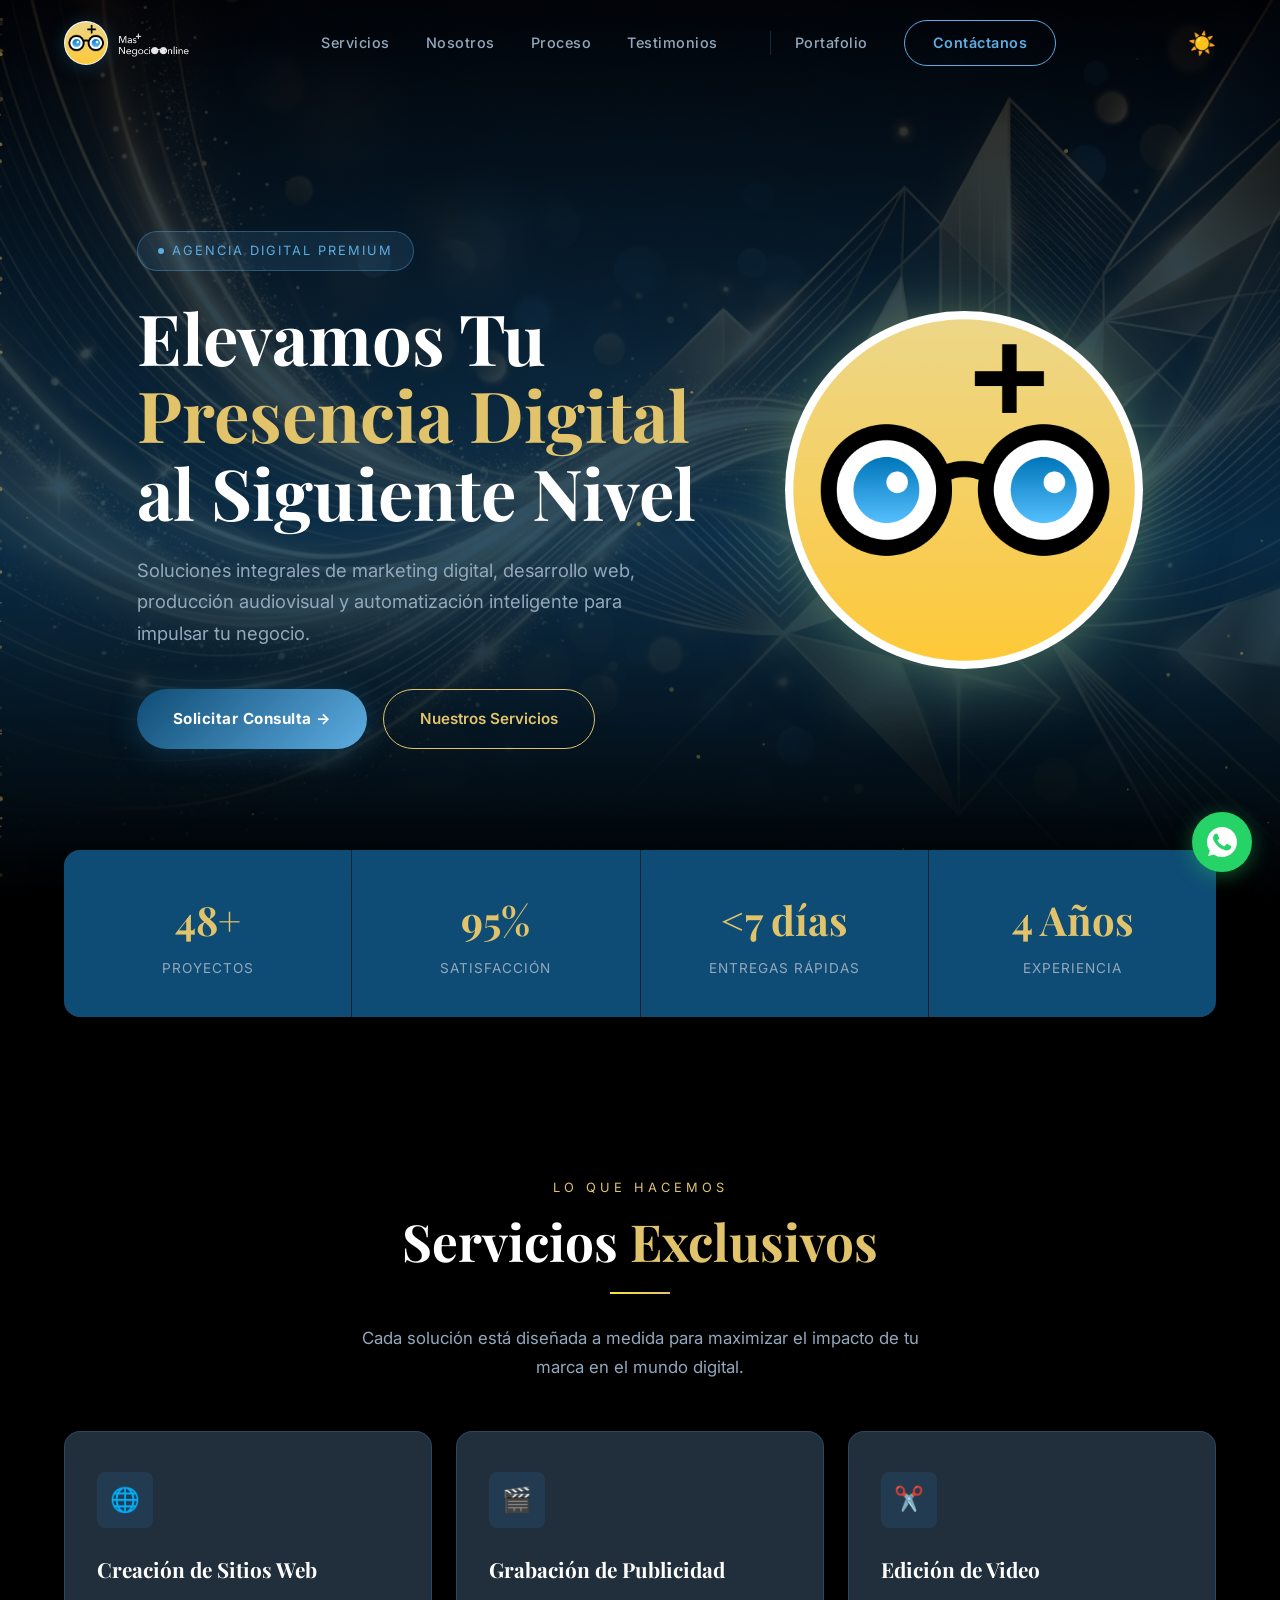
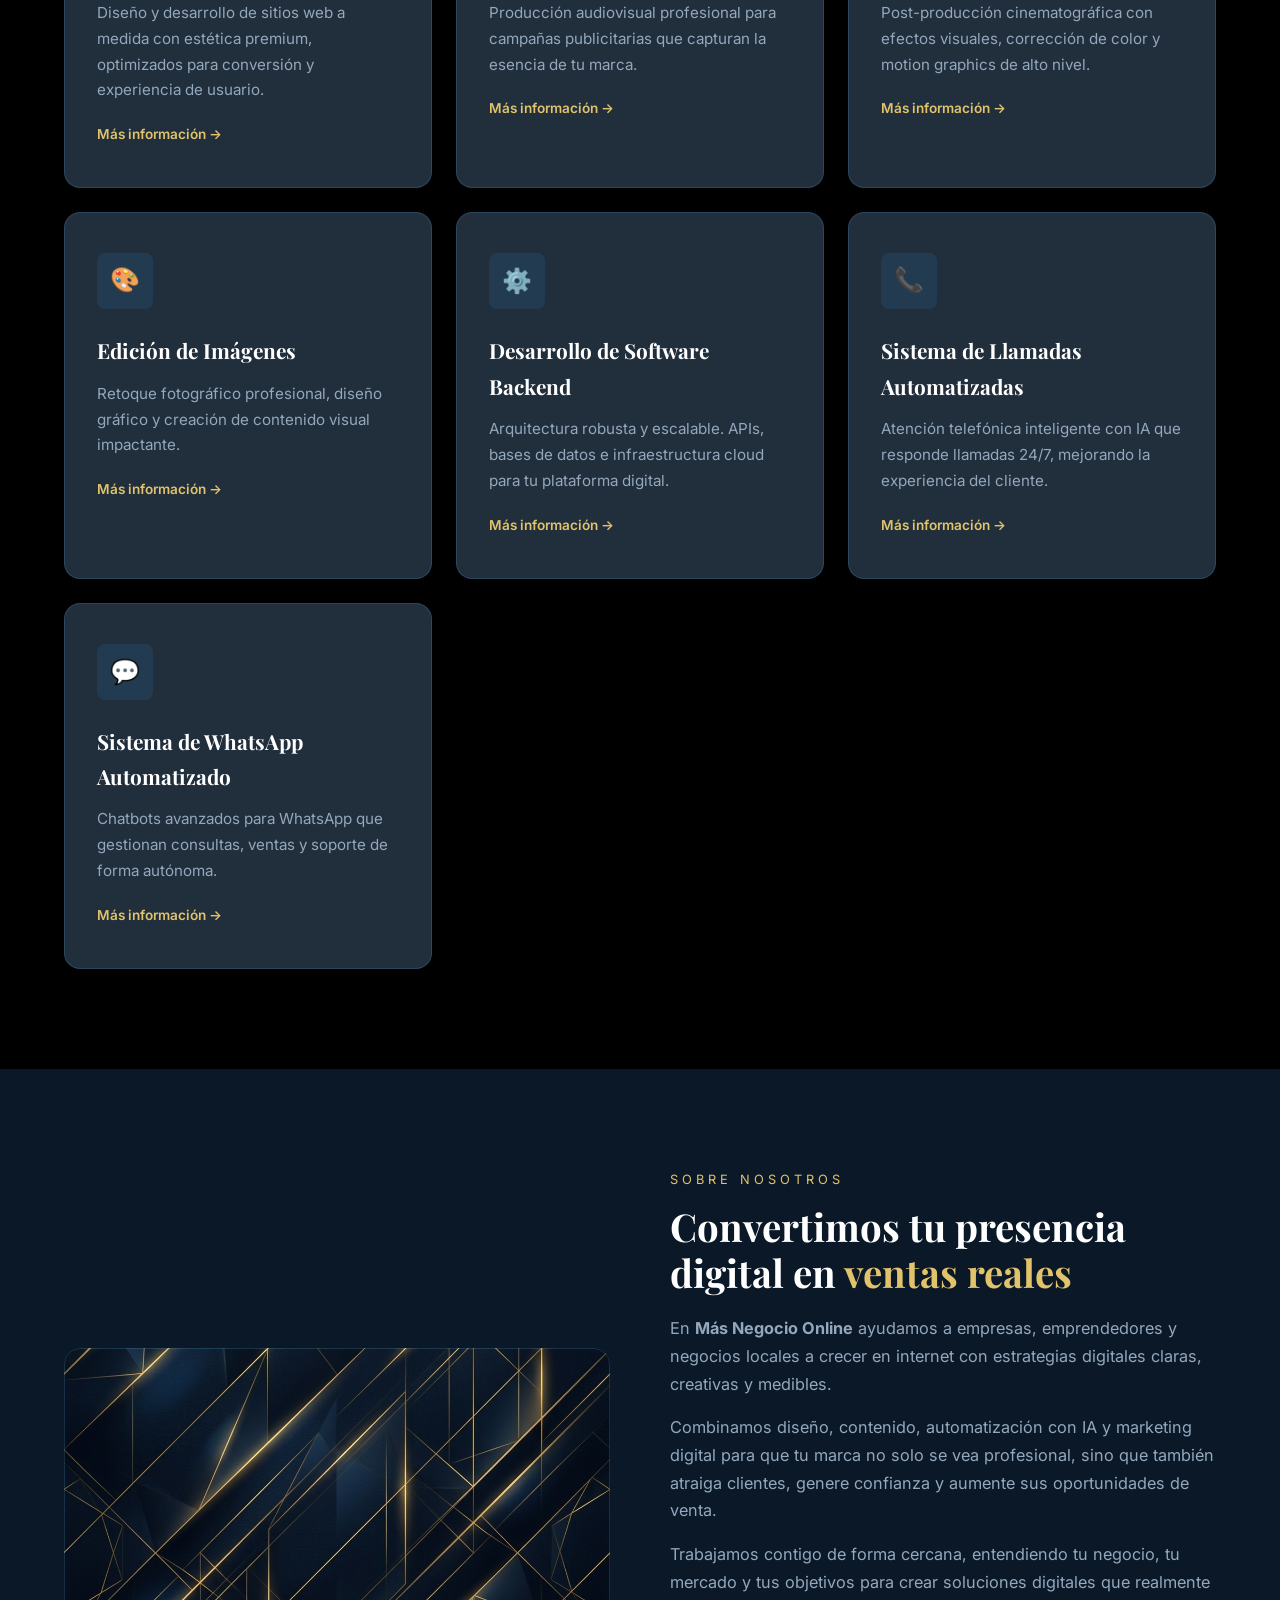
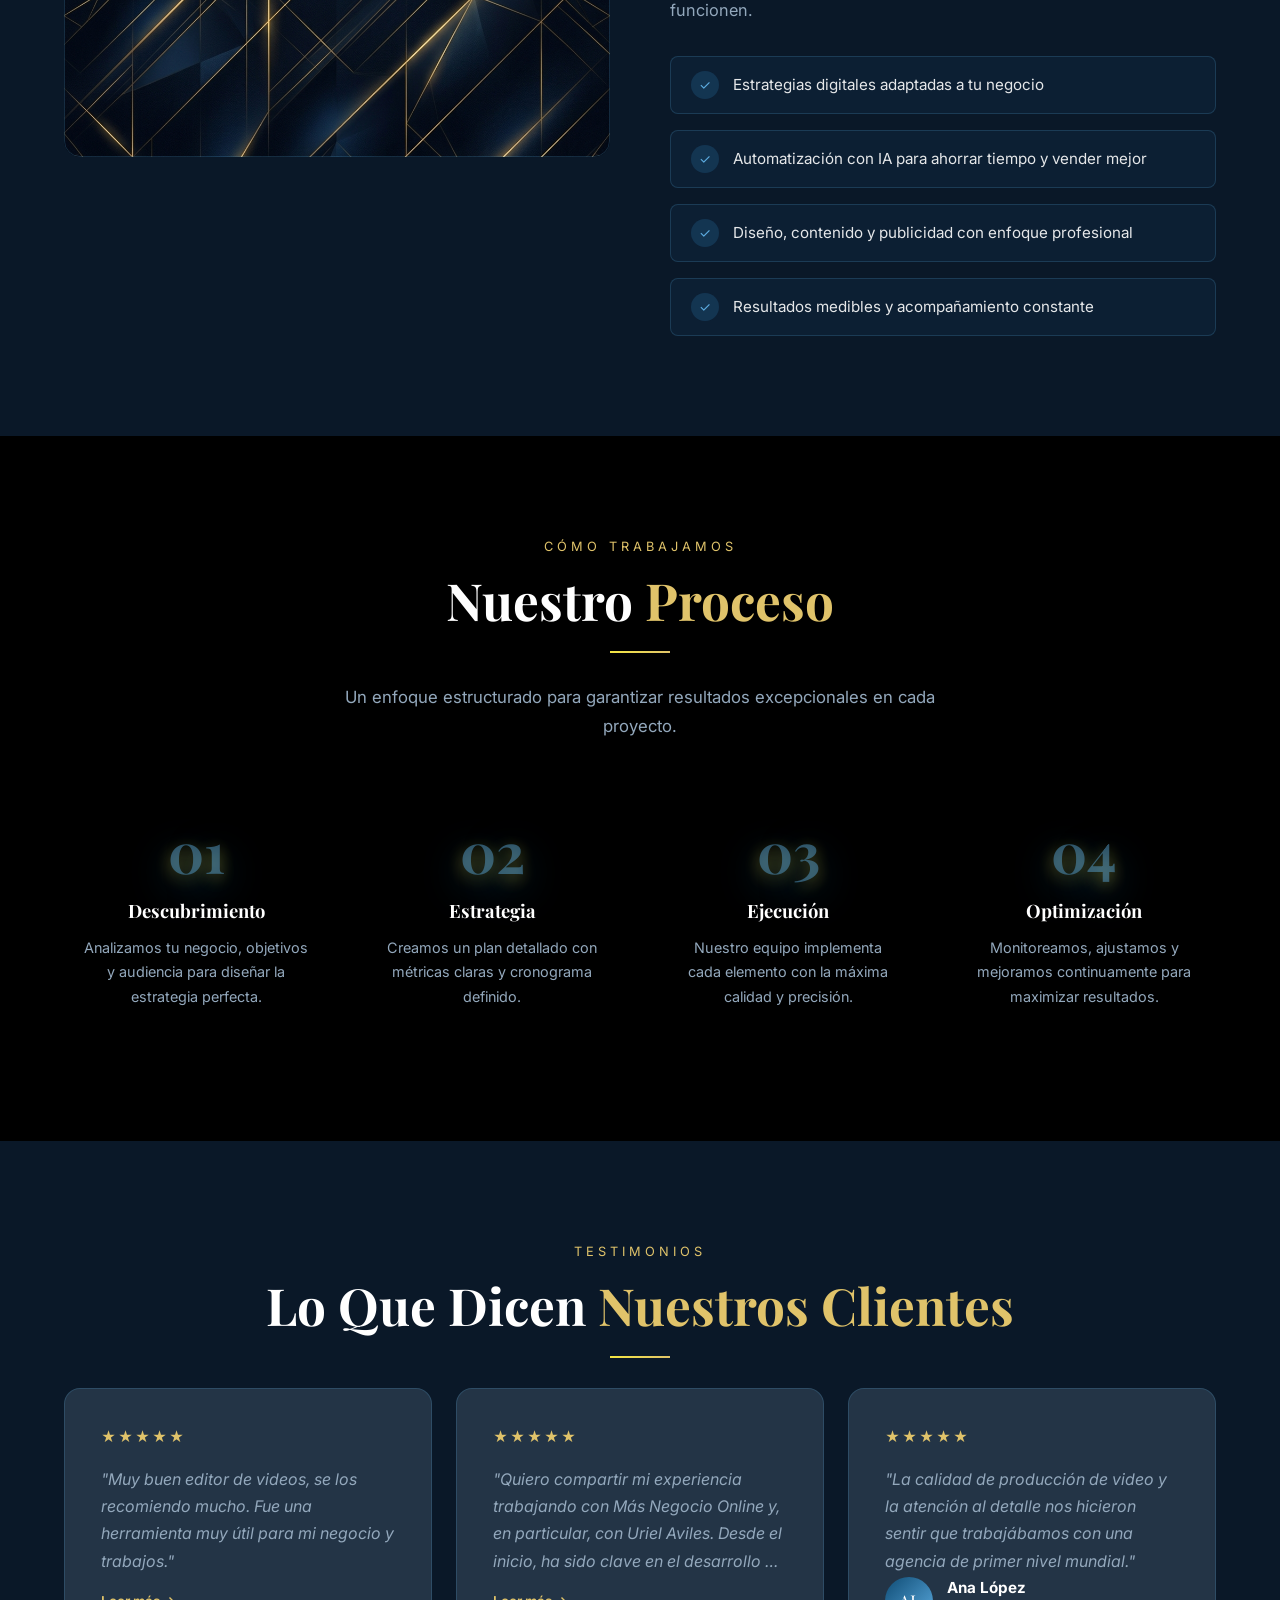
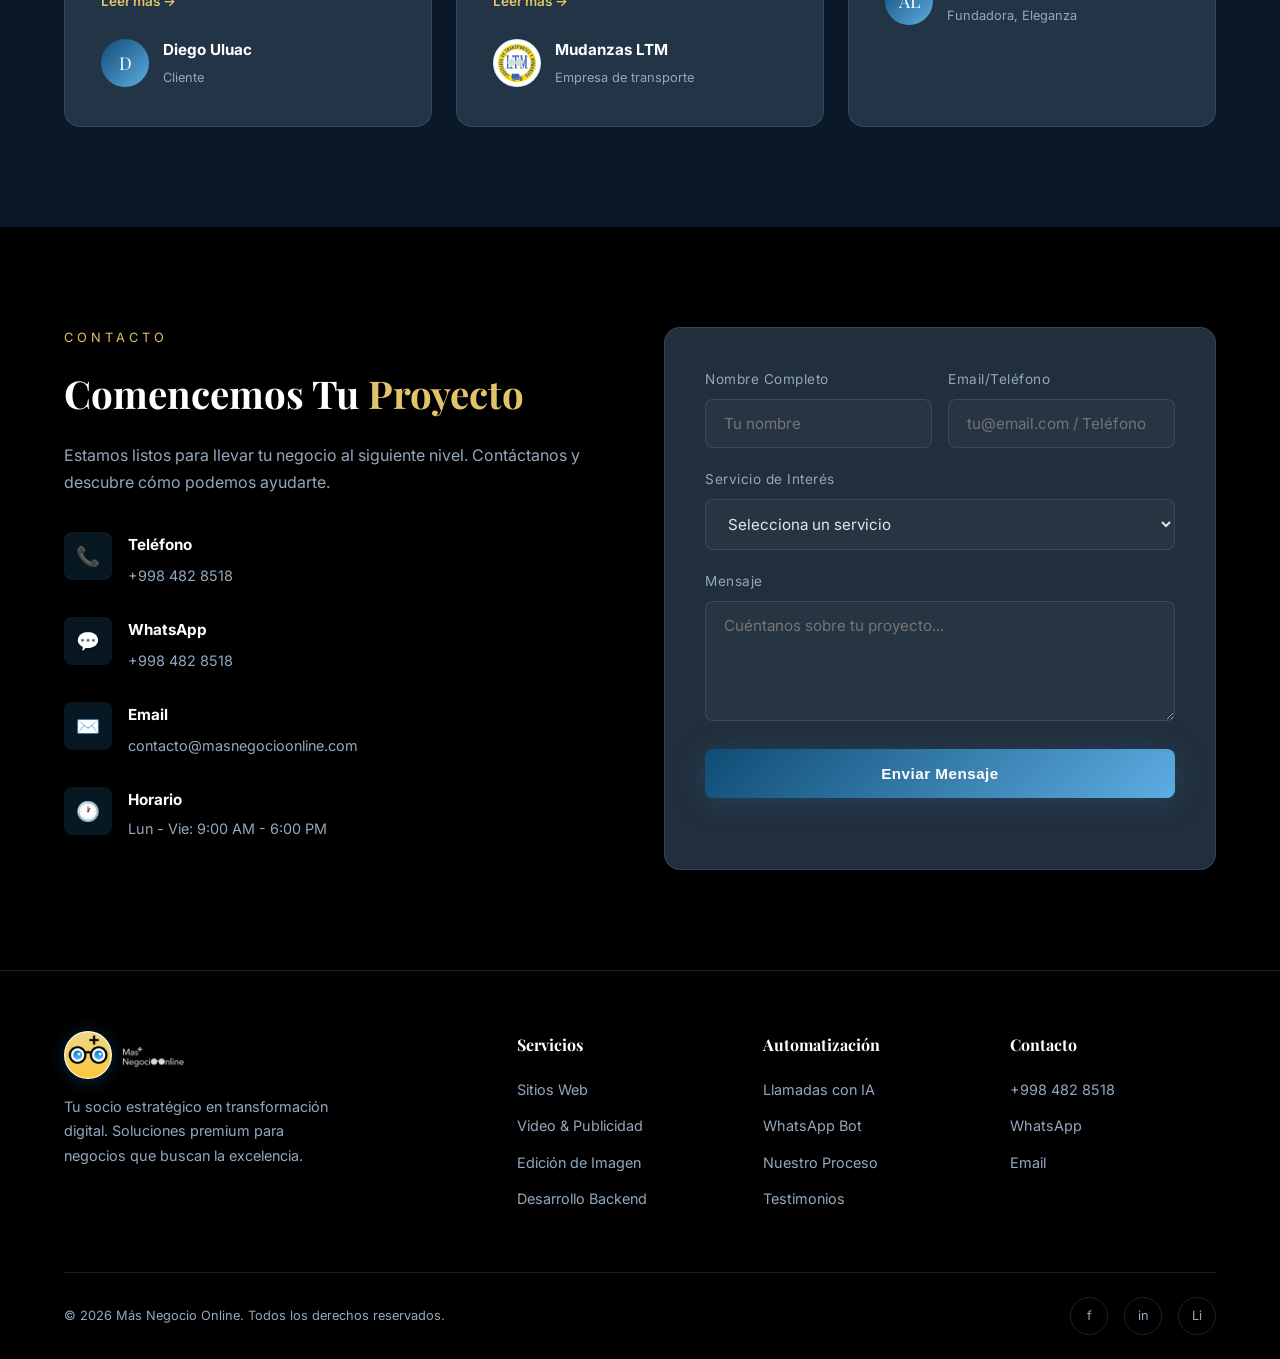
<file: index.html>
<!DOCTYPE html>
<html lang="es">

<head>
  <meta charset="UTF-8">
  <meta name="viewport" content="width=device-width, initial-scale=1.0">
  <title>Más Negocio Online — Agencia de Marketing Digital Premium</title>
  <meta name="description"
    content="Más Negocio Online: agencia de marketing digital premium. Creación de sitios web, producción de video, desarrollo de software y sistemas de automatización.">
  <link rel="preconnect" href="https://fonts.googleapis.com">
  <link
    href="https://fonts.googleapis.com/css2?family=Inter:wght@400;500;600;700&family=Playfair+Display:wght@600;700&display=swap"
    rel="stylesheet">
  <link rel="stylesheet" href="styles.css">
  <link rel="icon" type="image/png" href="assets/images/favicon.png">
</head>

<body>

  <!-- NAVBAR -->
  <nav class="navbar" id="navbar">
    <div class="container">
      <a href="#hero" class="navbar-brand">
        <img src="assets/images/logo-mascot.png" alt="Más Negocio Online mascot" class="brand-mascot">
        <img src="assets/images/logo-wordmark.png" alt="Más Negocio Online" class="brand-wordmark">
      </a>
      <div class="nav-links" id="nav-links">
        <a href="#servicios">Servicios</a>
        <a href="#nosotros">Nosotros</a>
        <a href="#proceso">Proceso</a>
        <a href="#testimonios">Testimonios</a>
        <a href="portafolio.html" class="nav-portfolio">Portafolio</a>
        <a href="#contacto" class="nav-cta">Contáctanos</a>
      </div>
      <div class="nav-actions" style="display: flex; align-items: center; gap: 20px;">
        <button id="theme-toggle" aria-label="Alternar Modo Oscuro/Claro"
          style="background: none; border: none; font-size: 1.4rem; cursor: pointer; color: var(--color-gold); transition: var(--transition); display: flex; align-items: center; justify-content: center;">
          <span id="theme-icon">☀️</span>
        </button>
        <div class="mobile-toggle" id="mobile-toggle">
          <span></span><span></span><span></span>
        </div>
      </div>
    </div>
  </nav>
  <div class="nav-overlay" id="nav-overlay"></div>

  <!-- HERO -->
  <section class="hero" id="hero">
    <div class="hero-bg"></div>
    <div class="hero-overlay"></div>
    <canvas id="particles-canvas"></canvas>
    <div class="container">
      <div class="hero-inner">
        <div class="hero-content">
          <div class="hero-badge"><span class="dot"></span> Agencia Digital Premium</div>
          <h1>Elevamos Tu <span class="text-gold">Presencia Digital</span> al Siguiente Nivel</h1>
          <p>Soluciones integrales de marketing digital, desarrollo web, producción audiovisual y automatización
            inteligente para impulsar tu negocio.</p>
          <div class="hero-buttons">
            <a href="#contacto" class="btn-primary">Solicitar Consulta →</a>
            <a href="#servicios" class="btn-outline">Nuestros Servicios</a>
          </div>
        </div>
        <div class="hero-mascot-wrap">
          <img src="assets/images/logo-mascot.png" alt="Más Negocio Online" class="hero-mascot-img">
        </div>
      </div>
    </div>
  </section>

  <!-- STATS -->
  <div class="stats-bar container">
    <div class="stats-inner">
      <div class="stat-item"><span class="stat-number" data-target="50" data-suffix="+">0</span><span
          class="stat-label">Proyectos</span></div>
      <div class="stat-item"><span class="stat-number" data-target="98" data-suffix="%">0</span><span
          class="stat-label">Satisfacción</span></div>
      <div class="stat-item"><span class="stat-number">&lt;7 días</span><span
          class="stat-label">Entregas Rápidas</span></div>
      <div class="stat-item"><span class="stat-number" data-target="5" data-suffix=" Años">0</span><span
          class="stat-label">Experiencia</span></div>
    </div>
  </div>

  <!-- SERVICES -->
  <section class="services section-padding" id="servicios">
    <div class="container">
      <div class="text-center fade-in">
        <span class="section-label">Lo Que Hacemos</span>
        <h2 class="section-title">Servicios <span class="text-gold">Exclusivos</span></h2>
        <div class="gold-line"></div>
        <p class="section-subtitle">Cada solución está diseñada a medida para maximizar el impacto de tu marca en el
          mundo digital.</p>
      </div>
      <div class="services-grid">
        <div class="service-card fade-in">
          <div class="service-icon">🌐</div>
          <h3>Creación de Sitios Web</h3>
          <p>Diseño y desarrollo de sitios web a medida con estética premium, optimizados para conversión y experiencia
            de usuario.</p>
          <a href="#" class="learn-more js-open-modal" data-service="web">Más información →</a>
        </div>
        <div class="service-card fade-in">
          <div class="service-icon">🎬</div>
          <h3>Grabación de Publicidad</h3>
          <p>Producción audiovisual profesional para campañas publicitarias que capturan la esencia de tu marca.</p>
          <a href="#" class="learn-more js-open-modal" data-service="publicidad">Más información →</a>
        </div>
        <div class="service-card fade-in">
          <div class="service-icon">✂️</div>
          <h3>Edición de Video</h3>
          <p>Post-producción cinematográfica con efectos visuales, corrección de color y motion graphics de alto nivel.
          </p>
          <a href="#" class="learn-more js-open-modal" data-service="edicion_video">Más información →</a>
        </div>
        <div class="service-card fade-in">
          <div class="service-icon">🎨</div>
          <h3>Edición de Imágenes</h3>
          <p>Retoque fotográfico profesional, diseño gráfico y creación de contenido visual impactante.</p>
          <a href="#" class="learn-more js-open-modal" data-service="edicion_imagen">Más información →</a>
        </div>
        <div class="service-card fade-in">
          <div class="service-icon">⚙️</div>
          <h3>Desarrollo de Software Backend</h3>
          <p>Arquitectura robusta y escalable. APIs, bases de datos e infraestructura cloud para tu plataforma digital.
          </p>
          <a href="#" class="learn-more js-open-modal" data-service="backend">Más información →</a>
        </div>
        <div class="service-card fade-in">
          <div class="service-icon">📞</div>
          <h3>Sistema de Llamadas Automatizadas</h3>
          <p>Atención telefónica inteligente con IA que responde llamadas 24/7, mejorando la experiencia del cliente.
          </p>
          <a href="#" class="learn-more js-open-modal" data-service="llamadas">Más información →</a>
        </div>
        <div class="service-card fade-in">
          <div class="service-icon">💬</div>
          <h3>Sistema de WhatsApp Automatizado</h3>
          <p>Chatbots avanzados para WhatsApp que gestionan consultas, ventas y soporte de forma autónoma.</p>
          <a href="#" class="learn-more js-open-modal" data-service="whatsapp">Más información →</a>
        </div>
      </div>
    </div>
  </section>

  <!-- ABOUT -->
  <section class="about section-padding" id="nosotros">
    <div class="container">
      <div class="about-grid">
        <div class="about-image fade-in">
          <img src="assets/images/services-bg.png" alt="Nuestro equipo">
        </div>
        <div class="about-content fade-in">
          <span class="section-label">Sobre Nosotros</span>
          <h2>Convertimos tu presencia digital en <span class="text-gold">ventas reales</span></h2>
          <p>En <strong>Más Negocio Online</strong> ayudamos a empresas, emprendedores y negocios locales a crecer en
            internet con estrategias digitales claras, creativas y medibles.</p>
          <p>Combinamos diseño, contenido, automatización con IA y marketing digital para que tu marca no solo se vea
            profesional, sino que también atraiga clientes, genere confianza y aumente sus oportunidades de venta.</p>
          <p>Trabajamos contigo de forma cercana, entendiendo tu negocio, tu mercado y tus objetivos para crear
            soluciones digitales que realmente funcionen.</p>
          <div class="about-features">
            <div class="about-feature"><span class="check">✓</span><span>Estrategias digitales adaptadas a tu
                negocio</span></div>
            <div class="about-feature"><span class="check">✓</span><span>Automatización con IA para ahorrar tiempo y
                vender mejor</span></div>
            <div class="about-feature"><span class="check">✓</span><span>Diseño, contenido y publicidad con enfoque
                profesional</span></div>
            <div class="about-feature"><span class="check">✓</span><span>Resultados medibles y acompañamiento
                constante</span></div>
          </div>
        </div>
      </div>
    </div>
  </section>

  <!-- PROCESS -->
  <section class="process section-padding" id="proceso">
    <div class="container">
      <div class="text-center fade-in">
        <span class="section-label">Cómo Trabajamos</span>
        <h2 class="section-title">Nuestro <span class="text-gold">Proceso</span></h2>
        <div class="gold-line"></div>
        <p class="section-subtitle">Un enfoque estructurado para garantizar resultados excepcionales en cada proyecto.
        </p>
      </div>
      <div class="process-steps">
        <div class="step fade-in">
          <div class="step-number">01</div>
          <h3>Descubrimiento</h3>
          <p>Analizamos tu negocio, objetivos y audiencia para diseñar la estrategia perfecta.</p>
        </div>
        <div class="step fade-in">
          <div class="step-number">02</div>
          <h3>Estrategia</h3>
          <p>Creamos un plan detallado con métricas claras y cronograma definido.</p>
        </div>
        <div class="step fade-in">
          <div class="step-number">03</div>
          <h3>Ejecución</h3>
          <p>Nuestro equipo implementa cada elemento con la máxima calidad y precisión.</p>
        </div>
        <div class="step fade-in">
          <div class="step-number">04</div>
          <h3>Optimización</h3>
          <p>Monitoreamos, ajustamos y mejoramos continuamente para maximizar resultados.</p>
        </div>
      </div>
    </div>
  </section>

  <!-- TESTIMONIALS -->
  <section class="testimonials section-padding" id="testimonios">
    <div class="container">
      <div class="text-center fade-in">
        <span class="section-label">Testimonios</span>
        <h2 class="section-title">Lo Que Dicen <span class="text-gold">Nuestros Clientes</span></h2>
        <div class="gold-line"></div>
      </div>
      <div class="testimonial-grid">
        <div class="testimonial-card fade-in">
          <div class="testimonial-stars">★★★★★</div>
          <blockquote class="testimonial-text-truncate">
            "Muy buen editor de videos, se los recomiendo mucho. Fue una herramienta muy útil para mi negocio y trabajos."
          </blockquote>
          <a href="https://share.google/JmCwigzQcXJbSPwpt" target="_blank" class="read-more-link">Leer más →</a>
          <div class="testimonial-author">
            <div class="testimonial-avatar">D</div>
            <div class="testimonial-info"><strong>Diego Uluac</strong><span>Cliente</span></div>
          </div>
        </div>
        <div class="testimonial-card fade-in">
          <div class="testimonial-stars">★★★★★</div>
          <blockquote class="testimonial-text-truncate">
            "Quiero compartir mi experiencia trabajando con Más Negocio Online y, en particular, con Uriel Aviles. Desde el inicio, ha sido clave en el desarrollo de varios de mis proyectos, especialmente en la parte de edición de video. La calidad de su trabajo es sobresaliente, pero más allá de eso..."
          </blockquote>
          <a href="https://share.google/3404f5kmv61ksPLZA" target="_blank" class="read-more-link">Leer más →</a>
          <div class="testimonial-author">
            <div class="testimonial-avatar" style="background: #fff; overflow: hidden; padding: 4px; border: 1px solid var(--color-border);">
              <img src="assets/images/LTM.png" alt="Mudanzas LTM" style="width: 100%; height: 100%; object-fit: contain;">
            </div>
            <div class="testimonial-info"><strong>Mudanzas LTM</strong><span>Empresa de transporte</span></div>
          </div>
        </div>
        <div class="testimonial-card fade-in">
          <div class="testimonial-stars">★★★★★</div>
          <blockquote>"La calidad de producción de video y la atención al detalle nos hicieron sentir que trabajábamos
            con una agencia de primer nivel mundial."</blockquote>
          <div class="testimonial-author">
            <div class="testimonial-avatar">AL</div>
            <div class="testimonial-info"><strong>Ana López</strong><span>Fundadora, Eleganza</span></div>
          </div>
        </div>
      </div>
    </div>
  </section>

  <!-- CONTACT -->
  <section class="contact section-padding" id="contacto">
    <div class="container">
      <div class="contact-grid">
        <div class="contact-info fade-in">
          <span class="section-label">Contacto</span>
          <h2>Comencemos Tu <span class="text-gold">Proyecto</span></h2>
          <p>Estamos listos para llevar tu negocio al siguiente nivel. Contáctanos y descubre cómo podemos ayudarte.</p>
          <div class="contact-detail">
            <div class="contact-icon">📞</div>
            <div>
              <h4>Teléfono</h4><a href="tel:+9984828518">+998 482 8518</a>
            </div>
          </div>
          <div class="contact-detail">
            <div class="contact-icon">💬</div>
            <div>
              <h4>WhatsApp</h4><a href="https://wa.me/9984828518" target="_blank">+998 482 8518</a>
            </div>
          </div>
          <div class="contact-detail">
            <div class="contact-icon">✉️</div>
            <div>
              <h4>Email</h4><a href="mailto:contacto@masnegocioonline.com">contacto@masnegocioonline.com</a>
            </div>
          </div>
          <div class="contact-detail">
            <div class="contact-icon">🕐</div>
            <div>
              <h4>Horario</h4>
              <p>Lun - Vie: 9:00 AM - 6:00 PM</p>
            </div>
          </div>
        </div>
        <form class="contact-form fade-in" id="contact-form">
          <div class="form-row">
            <div class="form-group"><label for="name">Nombre Completo</label><input type="text" id="name" name="nombre"
                placeholder="Tu nombre" required></div>
            <div class="form-group"><label for="email">Email/Teléfono</label><input type="text" id="email" name="email"
                placeholder="tu@email.com / Teléfono" required></div>
          </div>
          <div class="form-group">
            <label for="service">Servicio de Interés</label>
            <select id="service" name="servicio">
              <option value="">Selecciona un servicio</option>
              <option value="Creación de Sitios Web">Creación de Sitios Web</option>
              <option value="Grabación de Publicidad">Grabación de Publicidad</option>
              <option value="Edición de Video">Edición de Video</option>
              <option value="Edición de Imágenes">Edición de Imágenes</option>
              <option value="Desarrollo de Software Backend">Desarrollo de Software Backend</option>
              <option value="Sistema de Llamadas Automatizadas">Sistema de Llamadas Automatizadas</option>
              <option value="Sistema de WhatsApp Automatizado">Sistema de WhatsApp Automatizado</option>
            </select>
          </div>
          <div class="form-group"><label for="message">Mensaje</label><textarea id="message" name="mensaje"
              placeholder="Cuéntanos sobre tu proyecto..." required></textarea></div>
          <input type="hidden" name="_subject" value="Nuevo mensaje de contacto en Más Negocio Online">
          <input type="hidden" name="_template" value="box">
          <button type="submit" class="btn-submit">Enviar Mensaje</button>
        </form>
      </div>
    </div>
  </section>

  <!-- FOOTER -->
  <footer class="footer">
    <div class="container">
      <div class="footer-grid">
        <div class="footer-brand">
          <a href="#hero" class="navbar-brand footer-logo-brand">
            <img src="assets/images/logo-mascot.png" alt="Logo" class="brand-mascot" style="height:48px;width:48px">
            <img src="assets/images/logo-wordmark.png" alt="Más Negocio Online" class="brand-wordmark footer-wordmark">
          </a>
          <p>Tu socio estratégico en transformación digital. Soluciones premium para negocios que buscan la excelencia.
          </p>
        </div>
        <div class="footer-col">
          <h4>Servicios</h4>
          <a href="#servicios">Sitios Web</a>
          <a href="#servicios">Video & Publicidad</a>
          <a href="#servicios">Edición de Imagen</a>
          <a href="#servicios">Desarrollo Backend</a>
        </div>
        <div class="footer-col">
          <h4>Automatización</h4>
          <a href="#servicios">Llamadas con IA</a>
          <a href="#servicios">WhatsApp Bot</a>
          <a href="#proceso">Nuestro Proceso</a>
          <a href="#testimonios">Testimonios</a>
        </div>
        <div class="footer-col">
          <h4>Contacto</h4>
          <a href="tel:+9984828518">+998 482 8518</a>
          <a href="https://wa.me/9984828518" target="_blank">WhatsApp</a>
          <a href="mailto:contacto@masnegocioonline.com">Email</a>
        </div>
      </div>
      <div class="footer-bottom">
        <span>© 2026 Más Negocio Online. Todos los derechos reservados.</span>
        <div class="footer-social">
          <a href="#" aria-label="Facebook">f</a>
          <a href="#" aria-label="Instagram">in</a>
          <a href="#" aria-label="LinkedIn">Li</a>
        </div>
      </div>
    </div>
  </footer>

  <!-- WHATSAPP FLOAT -->
  <a href="https://wa.me/9984828518" target="_blank" class="whatsapp-float" aria-label="WhatsApp">
    <svg viewBox="0 0 32 32">
      <path
        d="M16.004 0h-.008C7.174 0 0 7.176 0 16.004c0 3.5 1.128 6.744 3.046 9.378L1.054 31.2l6.012-1.93A15.9 15.9 0 0016.004 32C24.826 32 32 24.826 32 16.004S24.826 0 16.004 0zm9.33 22.618c-.39 1.1-1.932 2.014-3.168 2.28-.846.18-1.95.324-5.67-1.218-4.762-1.974-7.826-6.81-8.064-7.126-.23-.316-1.932-2.574-1.932-4.908s1.224-3.482 1.658-3.96c.434-.478.948-.598 1.264-.598.316 0 .632.004.908.016.292.014.684-.11 1.07.816.39.948 1.328 3.242 1.444 3.478.118.236.196.512.04.828-.158.316-.236.512-.472.79-.236.276-.498.618-.71.828-.236.236-.482.49-.206.962.276.472 1.226 2.022 2.632 3.276 1.81 1.612 3.336 2.112 3.808 2.348.472.236.748.196 1.024-.118.276-.316 1.186-1.382 1.502-1.856.316-.472.632-.394 1.066-.236.434.158 2.728 1.286 3.196 1.52.472.236.784.354.902.55.116.196.116 1.132-.274 2.232z" />
    </svg>
  </a>

  <!-- MODAL -->
  <div class="service-modal-overlay" id="service-modal">
    <div class="service-modal-content">
      <button class="service-modal-close" id="modal-close" aria-label="Cerrar modal">&times;</button>
      <div id="modal-body" class="service-modal-body">
        <!-- Content gets injected here -->
      </div>
      <a href="#contacto" class="btn-primary modal-cta" id="modal-cta">Solicitar este servicio</a>
    </div>
  </div>

  <script src="script.js"></script>
</body>

</html>
</file>
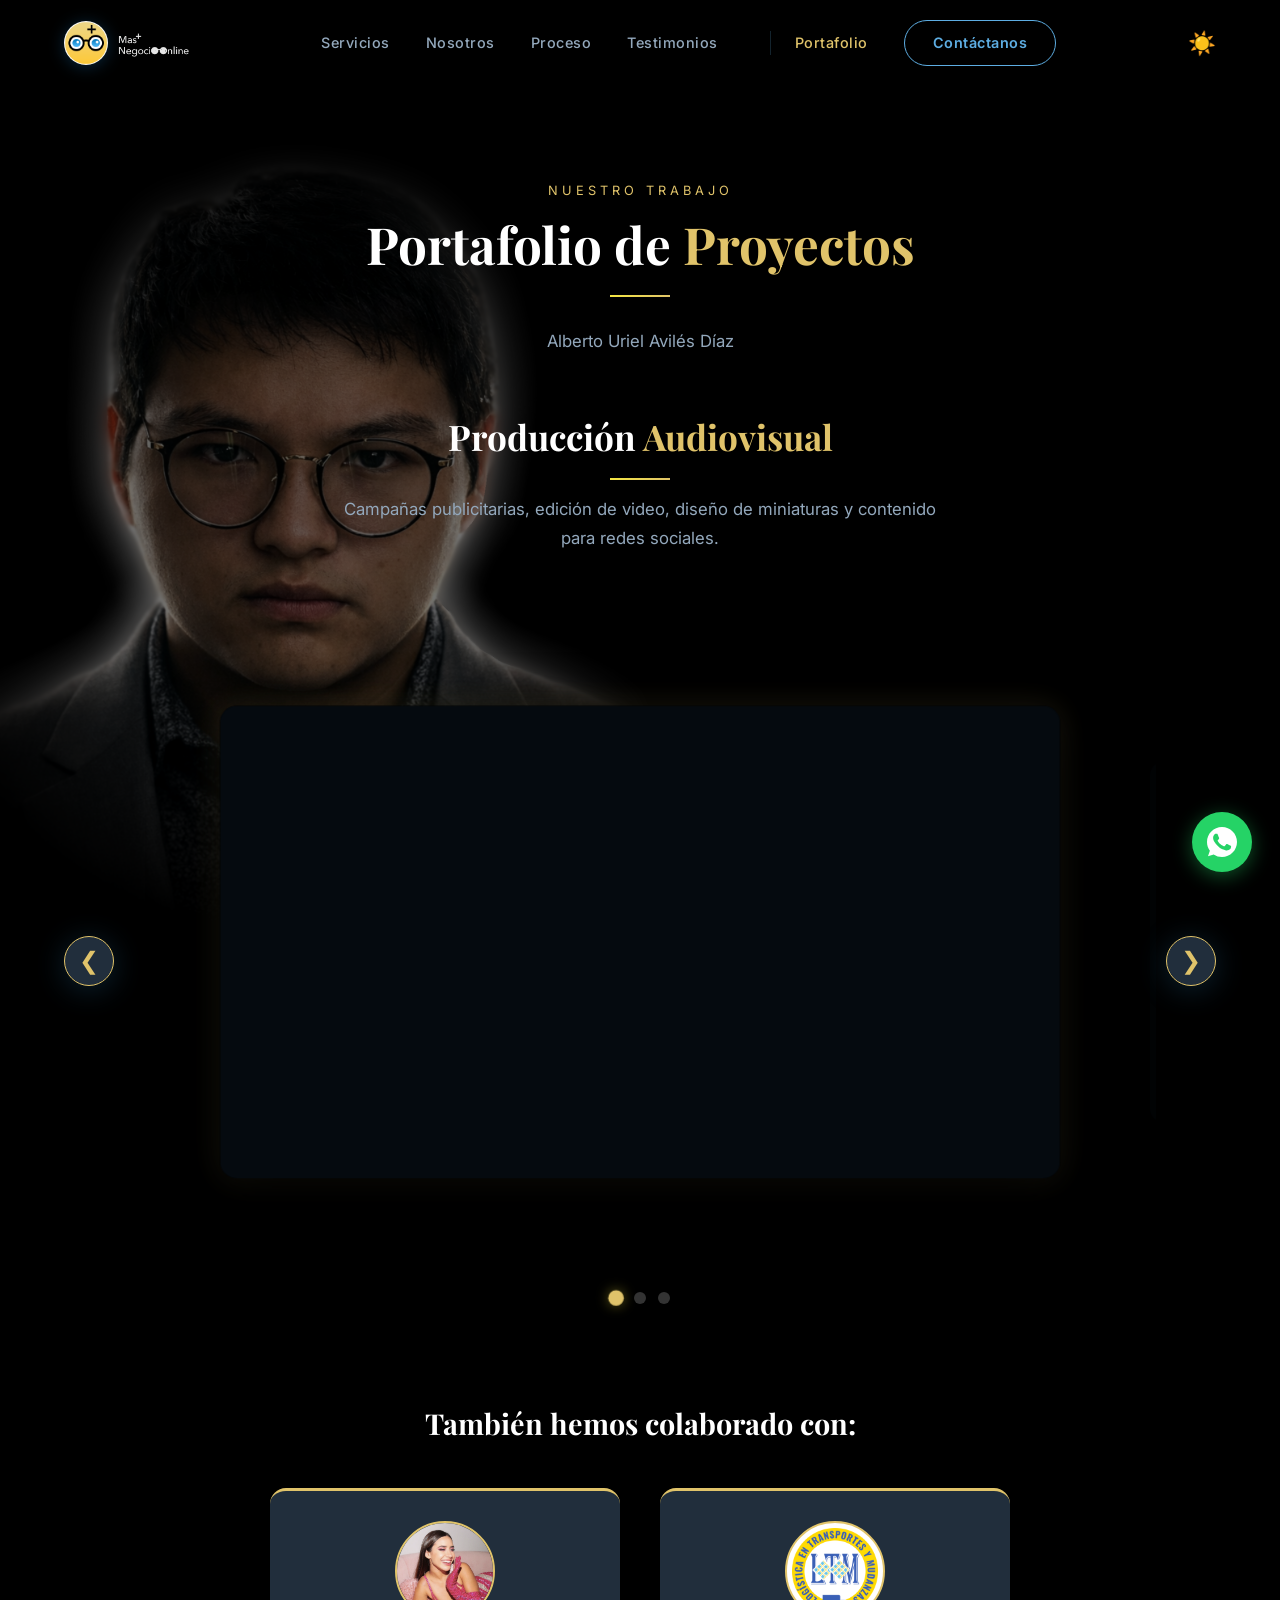
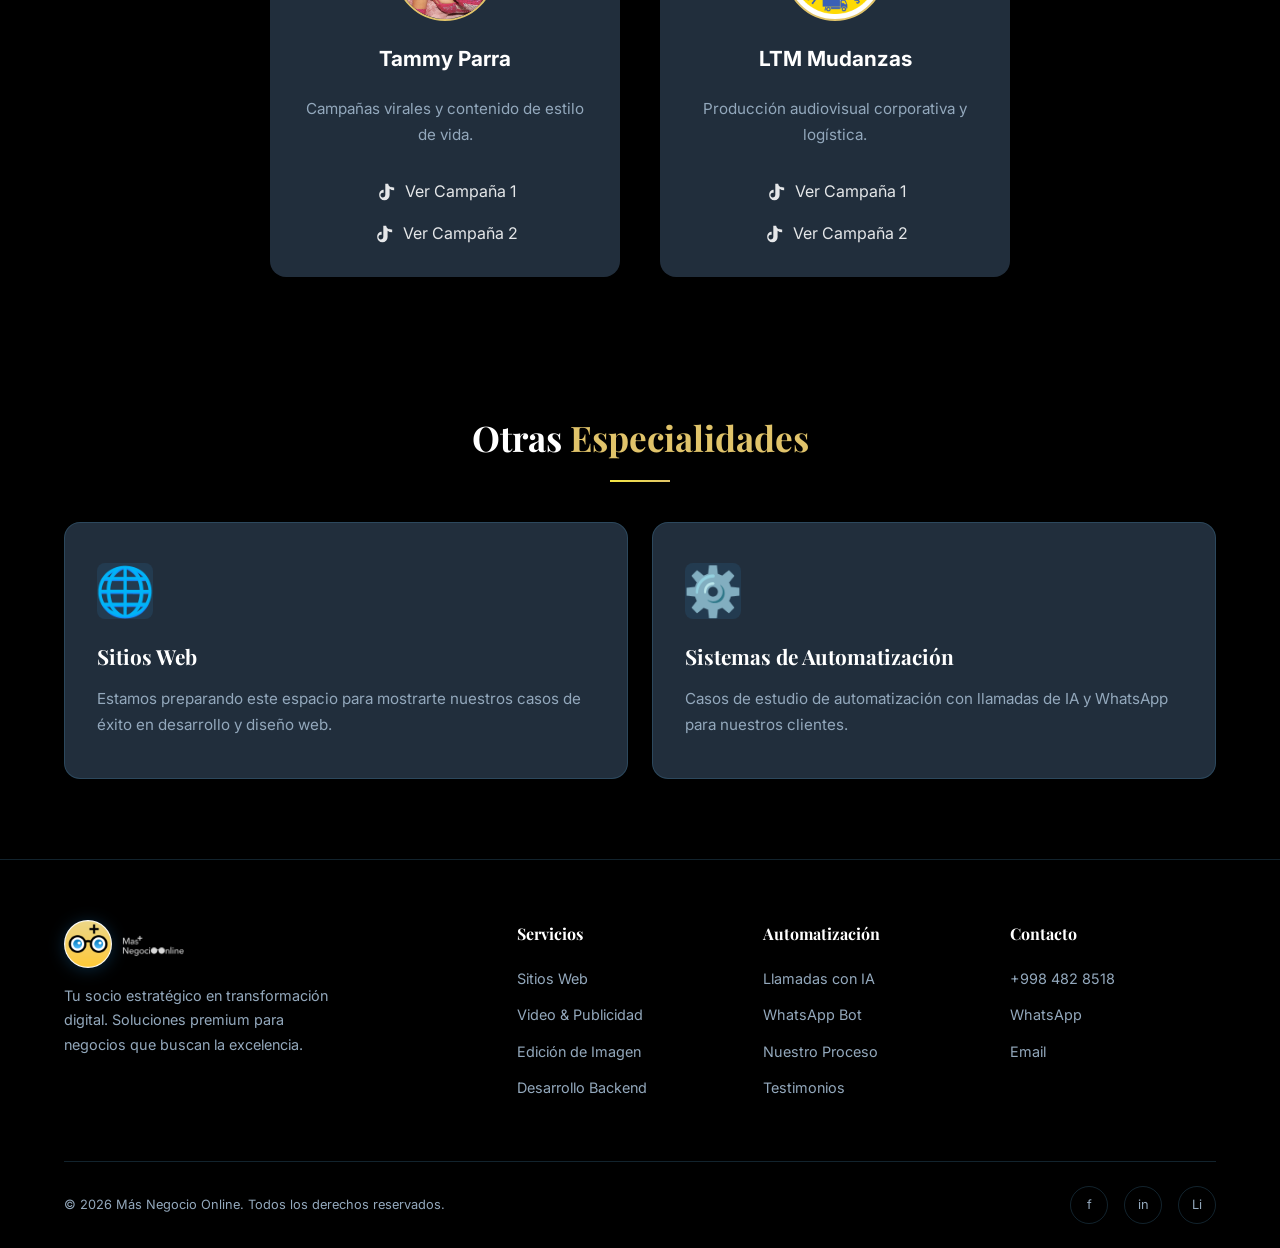
<file: portafolio.html>
<!DOCTYPE html>
<html lang="es">

<head>
  <meta charset="UTF-8">
  <meta name="viewport" content="width=device-width, initial-scale=1.0">
  <title>Portafolio — Más Negocio Online</title>
  <meta name="description"
    content="Portafolio de trabajos realizados por Más Negocio Online.">
  <link rel="preconnect" href="https://fonts.googleapis.com">
  <link
    href="https://fonts.googleapis.com/css2?family=Inter:wght@400;500;600;700&family=Playfair+Display:wght@600;700&display=swap"
    rel="stylesheet">
  <link rel="stylesheet" href="styles.css">
  <link rel="icon" type="image/png" href="assets/images/favicon.png">
</head>

<body>

  <!-- NAVBAR -->
  <nav class="navbar" id="navbar">
    <div class="container">
      <a href="index.html" class="navbar-brand">
        <img src="assets/images/logo-mascot.png" alt="Más Negocio Online mascot" class="brand-mascot">
        <img src="assets/images/logo-wordmark.png" alt="Más Negocio Online" class="brand-wordmark">
      </a>
      <div class="nav-links" id="nav-links">
        <a href="index.html#servicios">Servicios</a>
        <a href="index.html#nosotros">Nosotros</a>
        <a href="index.html#proceso">Proceso</a>
        <a href="index.html#testimonios">Testimonios</a>
        <a href="portafolio.html" class="nav-portfolio" style="color: var(--color-gold);">Portafolio</a>
        <a href="index.html#contacto" class="nav-cta">Contáctanos</a>
      </div>
      <div class="nav-actions" style="display: flex; align-items: center; gap: 20px;">
        <button id="theme-toggle" aria-label="Alternar Modo Oscuro/Claro" style="background: none; border: none; font-size: 1.4rem; cursor: pointer; color: var(--color-gold); transition: var(--transition); display: flex; align-items: center; justify-content: center;">
          <span id="theme-icon">☀️</span>
        </button>
        <div class="mobile-toggle" id="mobile-toggle">
          <span></span><span></span><span></span>
        </div>
      </div>
    </div>
  </nav>
  <div class="nav-overlay" id="nav-overlay"></div>

  <!-- FONDO DEL EDITOR -->
  <div class="editor-bg-image">
    <img src="assets/images/El editor.PNG" alt="Editor Background">
  </div>

  <!-- PORTAFOLIO HEADER -->
  <section class="section-padding" style="position: relative; padding-top: 180px; padding-bottom: 60px; text-align: center; z-index: 1;">
    <div class="container">
      <span class="section-label">Nuestro Trabajo</span>
      <h1 class="section-title">Portafolio de <span class="text-gold">Proyectos</span></h1>
      <div class="gold-line"></div>
      <p class="section-subtitle" style="max-width: 600px; margin: 0 auto;">Alberto Uriel Avilés Díaz</p>
    </div>
  </section>

  <!-- CATEGORÍA: PRODUCCIÓN AUDIOVISUAL -->
  <section class="portfolio-category section-padding" id="produccion-audiovisual" style="padding-top: 0;">
    <div class="container">
      <div class="text-center fade-in" style="margin-bottom: 40px;">
        <h2 class="section-title" style="font-size: 2.2rem;">Producción <span class="text-gold">Audiovisual</span></h2>
        <div class="gold-line" style="margin: 15px auto;"></div>
        <p class="section-subtitle">Campañas publicitarias, edición de video, diseño de miniaturas y contenido para redes sociales.</p>
      </div>
      
      <div class="portfolio-carousel-wrapper fade-in">
        <button class="carousel-btn carousel-prev" id="carousel-prev" aria-label="Anterior">&#10094;</button>
        
        <div class="portfolio-carousel">
          <div class="carousel-track" id="carousel-track">
            
            <!-- YouTube 1 -->
            <div class="carousel-slide youtube-slide current-slide">
              <div class="carousel-content">
                <template class="lazy-embed">
                  <iframe style="width: 100%; height: 100%; position: absolute; top: 0; left: 0;" src="https://www.youtube.com/embed/WXYNuDHunRE" title="YouTube video player" frameborder="0" allow="accelerometer; autoplay; clipboard-write; encrypted-media; gyroscope; picture-in-picture" allowfullscreen></iframe>
                </template>
                <div class="embed-container youtube-container"></div>
              </div>
            </div>

            <!-- YouTube 2 -->
            <div class="carousel-slide youtube-slide">
              <div class="carousel-content">
                <template class="lazy-embed">
                  <iframe style="width: 100%; height: 100%; position: absolute; top: 0; left: 0;" src="https://www.youtube.com/embed/m4wznfLw1aE" title="YouTube video player" frameborder="0" allow="accelerometer; autoplay; clipboard-write; encrypted-media; gyroscope; picture-in-picture" allowfullscreen></iframe>
                </template>
                <div class="embed-container youtube-container"></div>
              </div>
            </div>



            <!-- Instagram 1 -->
            <div class="carousel-slide">
              <div class="carousel-content">
                <div class="embed-container vertical-container">
                  <blockquote class="instagram-media" data-instgrm-permalink="https://www.instagram.com/reel/DTlqpvFj4wp/" data-instgrm-version="14" style=" background:#FFF; border:0; border-radius:var(--radius-md); margin: 0 auto; max-width:100%; min-width:325px; padding:0; width:100%;"></blockquote>
                </div>
              </div>
            </div>

          </div>
        </div>
        
        <button class="carousel-btn carousel-next" id="carousel-next" aria-label="Siguiente">&#10095;</button>
        <div class="carousel-dots" id="carousel-dots"></div>
      </div>

      <!-- SECCIÓN DE COLABORACIONES (TIKTOK) -->
      <div class="collabs-section fade-in" style="margin-top: 80px; text-align: center;">
        <h3 style="font-family: var(--font-heading); font-size: 1.8rem; color: var(--color-heading); margin-bottom: 40px;">También hemos colaborado con:</h3>
        <div class="collabs-grid" style="display: flex; flex-wrap: wrap; justify-content: center; gap: 40px; align-items: stretch;">
          
          <!-- Tammy Parra -->
          <div class="collab-card" style="background: var(--color-bg-card); padding: 30px; border-radius: var(--radius-md); box-shadow: var(--shadow-card); display: flex; flex-direction: column; align-items: center; gap: 20px; width: 100%; max-width: 350px; border-top: 3px solid var(--color-gold);">
            <div style="width: 100px; height: 100px; border-radius: 50%; background: #222; display: flex; align-items: center; justify-content: center; overflow: hidden; border: 2px solid var(--color-gold);">
              <img src="assets/images/Tammy-Parra.png" alt="Tammy Parra" style="width: 100%; height: 100%; object-fit: cover;">
            </div>
            <h4 style="color: var(--color-heading); margin: 0; font-size: 1.3rem;">Tammy Parra</h4>
            <p style="color: var(--color-text-muted); font-size: 0.95rem; margin-bottom: 10px;">Campañas virales y contenido de estilo de vida.</p>
            <div style="display: flex; flex-direction: column; gap: 15px; width: 100%; margin-top: auto;">
              <a href="https://www.tiktok.com/@tammy.parra/video/7597640314064506120" target="_blank" class="btn-secondary" style="width: 100%; text-align: center; display: flex; align-items: center; justify-content: center; gap: 10px;">
                <svg width="20" height="20" viewBox="0 0 24 24" fill="currentColor"><path d="M19.59 6.69a4.83 4.83 0 01-3.77-4.25V2h-3.45v13.67a2.89 2.89 0 01-5.2 1.74 2.89 2.89 0 012.31-4.64 2.93 2.93 0 01.88.13V9.4a6.84 6.84 0 00-1-.05A6.33 6.33 0 005 15.68a6.34 6.34 0 006.27 6.36 6.34 6.34 0 006.25-6.36V7.98a8.23 8.23 0 005.48 2.01V6.54a4.8 4.8 0 01-3.41-.85z"/></svg>
                Ver Campaña 1
              </a>
              <a href="https://www.tiktok.com/@tammy.parra/video/7599809748778700050" target="_blank" class="btn-secondary" style="width: 100%; text-align: center; display: flex; align-items: center; justify-content: center; gap: 10px;">
                <svg width="20" height="20" viewBox="0 0 24 24" fill="currentColor"><path d="M19.59 6.69a4.83 4.83 0 01-3.77-4.25V2h-3.45v13.67a2.89 2.89 0 01-5.2 1.74 2.89 2.89 0 012.31-4.64 2.93 2.93 0 01.88.13V9.4a6.84 6.84 0 00-1-.05A6.33 6.33 0 005 15.68a6.34 6.34 0 006.27 6.36 6.34 6.34 0 006.25-6.36V7.98a8.23 8.23 0 005.48 2.01V6.54a4.8 4.8 0 01-3.41-.85z"/></svg>
                Ver Campaña 2
              </a>
            </div>
          </div>

          <!-- LTM Mudanzas -->
          <div class="collab-card" style="background: var(--color-bg-card); padding: 30px; border-radius: var(--radius-md); box-shadow: var(--shadow-card); display: flex; flex-direction: column; align-items: center; gap: 20px; width: 100%; max-width: 350px; border-top: 3px solid var(--color-gold);">
            <div style="width: 100px; height: 100px; border-radius: 50%; background: #FFF; display: flex; align-items: center; justify-content: center; overflow: hidden; border: 2px solid var(--color-gold);">
              <!-- Reemplaza src con assets/images/LTM.png si ya subiste la imagen -->
              <img src="assets/images/LTM.png" alt="LTM Mudanzas" style="width: 90%; height: 90%; object-fit: contain;" onerror="this.style.display='none'; this.nextElementSibling.style.display='block';">
              <span style="font-size: 2rem; color: #000; display: none;">LTM</span>
            </div>
            <h4 style="color: var(--color-heading); margin: 0; font-size: 1.3rem;">LTM Mudanzas</h4>
            <p style="color: var(--color-text-muted); font-size: 0.95rem; margin-bottom: 10px;">Producción audiovisual corporativa y logística.</p>
            <div style="display: flex; flex-direction: column; gap: 15px; width: 100%; margin-top: auto;">
              <a href="https://www.tiktok.com/@lasradelasmudanzas/video/7614708712422378760" target="_blank" class="btn-secondary" style="width: 100%; text-align: center; display: flex; align-items: center; justify-content: center; gap: 10px;">
                <svg width="20" height="20" viewBox="0 0 24 24" fill="currentColor"><path d="M19.59 6.69a4.83 4.83 0 01-3.77-4.25V2h-3.45v13.67a2.89 2.89 0 01-5.2 1.74 2.89 2.89 0 012.31-4.64 2.93 2.93 0 01.88.13V9.4a6.84 6.84 0 00-1-.05A6.33 6.33 0 005 15.68a6.34 6.34 0 006.27 6.36 6.34 6.34 0 006.25-6.36V7.98a8.23 8.23 0 005.48 2.01V6.54a4.8 4.8 0 01-3.41-.85z"/></svg>
                Ver Campaña 1
              </a>
              <a href="https://www.tiktok.com/@lasradelasmudanzas/video/7581640651348004114" target="_blank" class="btn-secondary" style="width: 100%; text-align: center; display: flex; align-items: center; justify-content: center; gap: 10px;">
                <svg width="20" height="20" viewBox="0 0 24 24" fill="currentColor"><path d="M19.59 6.69a4.83 4.83 0 01-3.77-4.25V2h-3.45v13.67a2.89 2.89 0 01-5.2 1.74 2.89 2.89 0 012.31-4.64 2.93 2.93 0 01.88.13V9.4a6.84 6.84 0 00-1-.05A6.33 6.33 0 005 15.68a6.34 6.34 0 006.27 6.36 6.34 6.34 0 006.25-6.36V7.98a8.23 8.23 0 005.48 2.01V6.54a4.8 4.8 0 01-3.41-.85z"/></svg>
                Ver Campaña 2
              </a>
            </div>
          </div>

        </div>
      </div>

    </div>
  </section>

  <!-- OTRAS CATEGORÍAS (PRÓXIMAMENTE) -->
  <section class="portfolio-category section-padding" id="otros-proyectos" style="padding-top: 40px; padding-bottom: 80px;">
    <div class="container">
      <div class="text-center fade-in" style="margin-bottom: 40px;">
        <h2 class="section-title" style="font-size: 2.2rem;">Otras <span class="text-gold">Especialidades</span></h2>
        <div class="gold-line" style="margin: 15px auto;"></div>
      </div>
      
      <div class="services-grid" style="grid-template-columns: repeat(auto-fit, minmax(300px, 1fr));">
        <div class="service-card fade-in">
          <div class="service-icon" style="font-size: 3rem; margin-bottom: 20px;">🌐</div>
          <h3>Sitios Web</h3>
          <p>Estamos preparando este espacio para mostrarte nuestros casos de éxito en desarrollo y diseño web.</p>
        </div>
        <div class="service-card fade-in">
          <div class="service-icon" style="font-size: 3rem; margin-bottom: 20px;">⚙️</div>
          <h3>Sistemas de Automatización</h3>
          <p>Casos de estudio de automatización con llamadas de IA y WhatsApp para nuestros clientes.</p>
        </div>
      </div>
    </div>
  </section>

  <!-- FOOTER -->
  <footer class="footer">
    <div class="container">
      <div class="footer-grid">
        <div class="footer-brand">
          <a href="index.html" class="navbar-brand footer-logo-brand">
            <img src="assets/images/logo-mascot.png" alt="Logo" class="brand-mascot" style="height:48px;width:48px">
            <img src="assets/images/logo-wordmark.png" alt="Más Negocio Online" class="brand-wordmark footer-wordmark">
          </a>
          <p>Tu socio estratégico en transformación digital. Soluciones premium para negocios que buscan la excelencia.
          </p>
        </div>
        <div class="footer-col">
          <h4>Servicios</h4>
          <a href="index.html#servicios">Sitios Web</a>
          <a href="index.html#servicios">Video & Publicidad</a>
          <a href="index.html#servicios">Edición de Imagen</a>
          <a href="index.html#servicios">Desarrollo Backend</a>
        </div>
        <div class="footer-col">
          <h4>Automatización</h4>
          <a href="index.html#servicios">Llamadas con IA</a>
          <a href="index.html#servicios">WhatsApp Bot</a>
          <a href="index.html#proceso">Nuestro Proceso</a>
          <a href="index.html#testimonios">Testimonios</a>
        </div>
        <div class="footer-col">
          <h4>Contacto</h4>
          <a href="tel:+9984828518">+998 482 8518</a>
          <a href="https://wa.me/9984828518" target="_blank">WhatsApp</a>
          <a href="mailto:contacto@masnegocioonline.com">Email</a>
        </div>
      </div>
      <div class="footer-bottom">
        <span>© 2026 Más Negocio Online. Todos los derechos reservados.</span>
        <div class="footer-social">
          <a href="#" aria-label="Facebook">f</a>
          <a href="#" aria-label="Instagram">in</a>
          <a href="#" aria-label="LinkedIn">Li</a>
        </div>
      </div>
    </div>
  </footer>

  <!-- WHATSAPP FLOAT -->
  <a href="https://wa.me/9984828518" target="_blank" class="whatsapp-float" aria-label="WhatsApp">
    <svg viewBox="0 0 32 32">
      <path
        d="M16.004 0h-.008C7.174 0 0 7.176 0 16.004c0 3.5 1.128 6.744 3.046 9.378L1.054 31.2l6.012-1.93A15.9 15.9 0 0016.004 32C24.826 32 32 24.826 32 16.004S24.826 0 16.004 0zm9.33 22.618c-.39 1.1-1.932 2.014-3.168 2.28-.846.18-1.95.324-5.67-1.218-4.762-1.974-7.826-6.81-8.064-7.126-.23-.316-1.932-2.574-1.932-4.908s1.224-3.482 1.658-3.96c.434-.478.948-.598 1.264-.598.316 0 .632.004.908.016.292.014.684-.11 1.07.816.39.948 1.328 3.242 1.444 3.478.118.236.196.512.04.828-.158.316-.236.512-.472.79-.236.276-.498.618-.71.828-.236.236-.482.49-.206.962.276.472 1.226 2.022 2.632 3.276 1.81 1.612 3.336 2.112 3.808 2.348.472.236.748.196 1.024-.118.276-.316 1.186-1.382 1.502-1.856.316-.472.632-.394 1.066-.236.434.158 2.728 1.286 3.196 1.52.472.236.784.354.902.55.116.196.116 1.132-.274 2.232z" />
    </svg>
  </a>

  <script async src="https://www.tiktok.com/embed.js"></script>
  <script async src="//www.instagram.com/embed.js"></script>
  <script src="script.js"></script>
</body>

</html>
</file>
<file: styles.css>
/* ===== DESIGN TOKENS ===== */
:root {
  /* Brand Palette — Más Negocio Online */
  --color-bg-primary: #000000;
  --color-bg-secondary: #0F4C75;
  --color-bg-card: rgba(44, 62, 80, 0.75);
  --color-blue-dark: #0F4C75;
  --color-blue-mid: #2E86C1;
  --color-blue-light: #5DADE2;
  --color-gold: #E0C36A;
  --color-gold-warm: #F4E742;
  --color-gold-light: #f5d87a;
  --color-gold-dark: #b89a3e;
  --color-gray-dark: #2C3E50;
  --color-text: #E5E7E9;
  --color-text-muted: #93a8bc;
  --color-accent: #2C3E50;
  --color-white: #ffffff;
  --color-border: rgba(93, 173, 226, 0.2);
  --gradient-blue: linear-gradient(135deg, #0F4C75, #5DADE2);
  --gradient-gold: linear-gradient(135deg, #F4E742, #E0C36A);
  --gradient-dark: linear-gradient(180deg, #000000, #0F4C75);
  --shadow-blue: 0 4px 30px rgba(46, 134, 193, 0.25);
  --shadow-gold: 0 4px 30px rgba(244, 231, 66, 0.18);
  --shadow-card: 0 8px 32px rgba(0, 0, 0, 0.5);
  --font-heading: 'Playfair Display', serif;
  --font-body: 'Inter', sans-serif;
  --radius-sm: 8px;
  --radius-md: 16px;
  --radius-lg: 24px;
  --transition: 0.4s cubic-bezier(0.25, 0.46, 0.45, 0.94);
  --color-bg-section-alt: #0a1828;
  --color-bg-footer: #000000;
  --color-bg-nav-scrolled: rgba(0, 0, 0, 0.96);
  --color-bg-nav-mobile: #000000;
  --color-hero-overlay-1: rgba(0,0,0,0.45);
  --color-hero-overlay-2: rgba(15,76,117,0.55);
  --color-hero-overlay-3: rgba(0,0,0,0.97);
  --color-heading: #ffffff;
  --logo-filter: invert(1) brightness(10);
  --color-shadow-gold: rgba(244,231,66,0.3);
  --color-shadow-gold-strong: rgba(244,231,66,0.4);
  --color-bg-gold-light: rgba(224,195,106,0.1);
  --color-bg-stat-item: var(--color-bg-secondary);
  --color-bg-stat-hover: rgba(93,173,226,0.08);
}

body.light-mode {
  --color-bg-primary: #FCFBF9;
  --color-bg-secondary: #F4F1EA;
  --color-bg-card: rgba(255, 255, 255, 0.95);
  --color-text: #334155;
  --color-text-muted: #64748B;
  --color-heading: #0F172A;
  --color-border: rgba(184, 134, 11, 0.2);
  --color-bg-section-alt: #F8F6F0;
  --color-bg-footer: #F4F1EA;
  --color-bg-nav-scrolled: rgba(252, 251, 249, 0.96);
  --color-bg-nav-mobile: #FCFBF9;
  --color-hero-overlay-1: rgba(252, 251, 249, 0.6);
  --color-hero-overlay-2: rgba(244, 241, 234, 0.85);
  --color-hero-overlay-3: rgba(252, 251, 249, 1);
  --gradient-dark: linear-gradient(180deg, #FCFBF9, #F4F1EA);
  --shadow-card: 0 12px 32px rgba(15, 23, 42, 0.06);
  --shadow-blue: 0 8px 30px rgba(15, 76, 117, 0.15);
  
  --logo-filter: brightness(0) invert(0.1);
  
  --color-gold: #B8860B; 
  --color-gold-warm: #C5A059;
  --color-gold-light: #D4AF37;
  --color-gold-dark: #8C6200;
  --gradient-gold: linear-gradient(135deg, #C5A059, #B8860B);
  --color-shadow-gold: rgba(184, 134, 11, 0.2);
  --color-shadow-gold-strong: rgba(184, 134, 11, 0.3);
  --color-bg-gold-light: rgba(184, 134, 11, 0.08);
  
  --color-bg-stat-item: #FFFFFF;
  --color-bg-stat-hover: #F8F6F0;
}

/* ===== RESET & BASE ===== */
*, *::before, *::after { box-sizing: border-box; margin: 0; padding: 0; }

html { scroll-behavior: smooth; font-size: 16px; }

body {
  font-family: var(--font-body);
  background: var(--color-bg-primary);
  color: var(--color-text);
  line-height: 1.7;
  overflow-x: hidden;
  -webkit-font-smoothing: antialiased;
  transition: background-color 0.5s ease, color 0.5s ease;
}

a { text-decoration: none; color: inherit; }
ul { list-style: none; }
img { max-width: 100%; display: block; }

/* ===== UTILITIES ===== */
.container { max-width: 1200px; margin: 0 auto; padding: 0 24px; }
.section-padding { padding: 100px 0; }
.text-gold { color: var(--color-gold); }
.text-center { text-align: center; }

.section-label {
  font-family: var(--font-body);
  font-size: 0.8rem;
  letter-spacing: 4px;
  text-transform: uppercase;
  color: var(--color-gold);
  margin-bottom: 12px;
  display: block;
}

.section-title {
  font-family: var(--font-heading);
  font-size: clamp(2rem, 4vw, 3.2rem);
  font-weight: 700;
  color: var(--color-heading);
  margin-bottom: 20px;
  line-height: 1.2;
}

.section-subtitle {
  font-size: 1.05rem;
  color: var(--color-text-muted);
  max-width: 600px;
  margin: 0 auto 50px;
}

/* ===== ANIMATED GOLD LINE ===== */
.gold-line {
  width: 60px;
  height: 2px;
  background: var(--gradient-gold);
  margin: 20px auto 30px;
  position: relative;
  overflow: hidden;
}
.gold-line::after {
  content: '';
  position: absolute;
  top: 0; left: -100%;
  width: 100%; height: 100%;
  background: linear-gradient(90deg, transparent, rgba(255,255,255,0.6), transparent);
  animation: shimmer 2.5s infinite;
}
@keyframes shimmer { 100% { left: 100%; } }

/* ===== NAVBAR ===== */
.navbar {
  position: fixed;
  top: 0; left: 0; width: 100%;
  z-index: 1000;
  padding: 20px 0;
  transition: var(--transition);
}
.navbar.scrolled {
  background: var(--color-bg-nav-scrolled);
  backdrop-filter: blur(20px);
  padding: 12px 0;
  border-bottom: 1px solid var(--color-border);
}
.navbar .container {
  display: flex;
  align-items: center;
  justify-content: space-between;
}
.navbar-brand {
  display: flex;
  align-items: center;
  gap: 10px;
}
.brand-mascot {
  height: 44px;
  width: 44px;
  border-radius: 50%;
  object-fit: contain;
  flex-shrink: 0;
  filter: drop-shadow(0 2px 8px rgba(15,76,117,0.5));
  transition: var(--transition);
}
.brand-mascot:hover { transform: rotate(-8deg) scale(1.08); }
.brand-wordmark {
  height: 30px;
  width: auto;
  object-fit: contain;
  filter: var(--logo-filter);
  transition: var(--transition);
  opacity: 0.9;
}
.navbar-brand .brand-accent { color: var(--color-gold); }

/* Hero two-column layout */
.hero-inner {
  display: flex;
  align-items: center;
  justify-content: space-between;
  gap: 48px;
  width: 100%;
  min-height: calc(100vh - 120px);
}
.hero-inner .hero-content {
  flex: 1;
  min-width: 0;
  max-width: 600px;
}
.hero-mascot-wrap {
  flex: 0 0 auto;
  display: flex;
  align-items: center;
  justify-content: center;
  animation: mascot-float 4s ease-in-out infinite;
}
.hero-mascot-img {
  width: clamp(220px, 28vw, 380px);
  height: auto;
  border-radius: 50%;
  mix-blend-mode: screen;
  filter: drop-shadow(0 12px 40px rgba(15,76,117,0.6)) drop-shadow(0 4px 16px var(--color-shadow-gold));
}
@keyframes mascot-float {
  0%, 100% { transform: translateY(0) rotate(-2deg); }
  50% { transform: translateY(-18px) rotate(2deg); }
}

/* Footer wordmark sizing */
.footer-wordmark { height: 26px; filter: var(--logo-filter); opacity: 0.85; transition: var(--transition); }
.footer-logo-brand { align-items: center; }

.nav-links { display: flex; align-items: center; gap: 36px; }
.nav-links a {
  font-size: 0.9rem;
  font-weight: 500;
  letter-spacing: 0.5px;
  color: var(--color-text-muted);
  transition: var(--transition);
  position: relative;
}
.nav-links a::after {
  content: '';
  position: absolute;
  bottom: -4px; left: 0;
  width: 0; height: 1.5px;
  background: var(--color-gold);
  transition: var(--transition);
}
.nav-links a:hover { color: var(--color-gold); }
.nav-links a:hover::after { width: 100%; }

.nav-cta {
  padding: 10px 28px !important;
  background: transparent !important;
  border: 1px solid var(--color-blue-light) !important;
  border-radius: 50px !important;
  color: var(--color-blue-light) !important;
  font-weight: 600 !important;
  transition: var(--transition) !important;
}
.nav-cta:hover {
  background: var(--color-blue-light) !important;
  color: #000 !important;
}
.nav-cta::after { display: none !important; }

.nav-portfolio {
  margin-left: 16px;
  padding-left: 24px;
  border-left: 1px solid var(--color-border);
}

.mobile-toggle { display: none; flex-direction: column; gap: 5px; cursor: pointer; padding: 5px; }
.mobile-toggle span { width: 24px; height: 2px; background: var(--color-gold); transition: var(--transition); }

/* ===== HERO ===== */
.hero {
  position: relative;
  min-height: 100vh;
  display: flex;
  align-items: center;
  overflow: hidden;
  padding-top: 80px;
}
.hero-bg {
  position: absolute;
  inset: 0;
  background: url('assets/images/hero-bg.png') center/cover no-repeat;
  opacity: 0.35;
}
.hero-overlay {
  position: absolute;
  inset: 0;
  background: linear-gradient(180deg, var(--color-hero-overlay-1) 0%, var(--color-hero-overlay-2) 60%, var(--color-hero-overlay-3) 100%);
}
.hero .container { position: relative; z-index: 2; }
.hero-content { max-width: 720px; }
.hero-badge {
  display: inline-flex;
  align-items: center;
  gap: 8px;
  padding: 8px 20px;
  background: rgba(93, 173, 226, 0.12);
  border: 1px solid rgba(93, 173, 226, 0.35);
  border-radius: 50px;
  font-size: 0.8rem;
  letter-spacing: 2px;
  text-transform: uppercase;
  color: var(--color-blue-light);
  margin-bottom: 28px;
  animation: fadeInUp 0.8s ease;
}
.hero-badge .dot { width: 6px; height: 6px; border-radius: 50%; background: var(--color-blue-light); animation: pulse-dot 2s infinite; }
@keyframes pulse-dot { 0%, 100% { opacity: 1; } 50% { opacity: 0.3; } }

.hero h1 {
  font-family: var(--font-heading);
  font-size: clamp(2.6rem, 5.5vw, 4.5rem);
  font-weight: 700;
  line-height: 1.1;
  margin-bottom: 24px;
  color: var(--color-heading);
  animation: fadeInUp 0.8s ease 0.15s both;
}
.hero p {
  font-size: 1.15rem;
  color: var(--color-text-muted);
  max-width: 540px;
  margin-bottom: 40px;
  animation: fadeInUp 0.8s ease 0.3s both;
}
.hero-buttons {
  display: flex;
  gap: 16px;
  flex-wrap: wrap;
  animation: fadeInUp 0.8s ease 0.45s both;
}

/* ===== BUTTONS ===== */
.btn-primary {
  display: inline-flex;
  align-items: center;
  gap: 10px;
  padding: 16px 36px;
  background: var(--gradient-blue);
  color: var(--color-white);
  font-weight: 700;
  font-size: 0.95rem;
  border-radius: 50px;
  border: none;
  cursor: pointer;
  transition: var(--transition);
  letter-spacing: 0.5px;
  box-shadow: var(--shadow-blue);
}
.btn-primary:hover { background: var(--color-blue-light); transform: translateY(-2px); box-shadow: 0 6px 36px rgba(93,173,226,0.45); }

.btn-outline {
  display: inline-flex;
  align-items: center;
  gap: 10px;
  padding: 16px 36px;
  background: transparent;
  color: var(--color-gold);
  font-weight: 600;
  font-size: 0.95rem;
  border-radius: 50px;
  border: 1px solid var(--color-gold);
  cursor: pointer;
  transition: var(--transition);
}
.btn-outline:hover { border-color: var(--color-gold-warm); color: var(--color-gold-warm); background: var(--color-bg-gold-light); transform: translateY(-2px); }

/* ===== FLOATING PARTICLES ===== */
#particles-canvas {
  position: absolute;
  top: 0; left: 0;
  width: 100%; height: 100%;
  pointer-events: none;
  z-index: 1;
}

/* ===== STATS BAR ===== */
.stats-bar {
  position: relative;
  z-index: 2;
  margin-top: -50px;
  margin-bottom: 60px;
}
.stats-inner {
  display: grid;
  grid-template-columns: repeat(4, 1fr);
  gap: 1px;
  background: var(--color-border);
  border-radius: var(--radius-md);
  overflow: hidden;
  box-shadow: var(--shadow-card);
}
.stat-item {
  background: var(--color-bg-stat-item);
  padding: 36px 24px;
  text-align: center;
  transition: var(--transition);
}
.stat-item:hover { background: var(--color-bg-stat-hover); }
.stat-number {
  font-family: var(--font-heading);
  font-size: 2.5rem;
  font-weight: 700;
  color: var(--color-gold);
  display: block;
}
.stat-label {
  font-size: 0.85rem;
  color: var(--color-text-muted);
  margin-top: 4px;
  letter-spacing: 1px;
  text-transform: uppercase;
}

/* ===== SERVICES ===== */
.services { position: relative; }
.services-grid {
  display: grid;
  grid-template-columns: repeat(auto-fit, minmax(320px, 1fr));
  gap: 24px;
}
.service-card {
  position: relative;
  padding: 40px 32px;
  background: var(--color-bg-card);
  backdrop-filter: blur(10px);
  border: 1px solid var(--color-border);
  border-radius: var(--radius-md);
  transition: var(--transition);
  overflow: hidden;
}
.service-card::before {
  content: '';
  position: absolute;
  top: 0; left: 0;
  width: 100%; height: 3px;
  background: var(--gradient-gold);
  opacity: 0;
  transition: var(--transition);
}
.service-card:hover {
  transform: translateY(-8px);
  border-color: rgba(93,173,226,0.45);
  box-shadow: var(--shadow-blue);
}
.service-card:hover::before { opacity: 1; }

.service-icon {
  width: 56px;
  height: 56px;
  display: flex;
  align-items: center;
  justify-content: center;
  background: rgba(46,134,193,0.15);
  border-radius: var(--radius-sm);
  margin-bottom: 24px;
  font-size: 1.5rem;
  color: var(--color-blue-light);
  transition: var(--transition);
}
.service-card:hover .service-icon { background: rgba(46,134,193,0.28); transform: scale(1.05); }

.service-card h3 {
  font-family: var(--font-heading);
  font-size: 1.3rem;
  color: var(--color-heading);
  margin-bottom: 12px;
}
.service-card p { font-size: 0.95rem; color: var(--color-text-muted); }
.service-card .learn-more {
  display: inline-flex;
  align-items: center;
  gap: 6px;
  margin-top: 20px;
  font-size: 0.85rem;
  font-weight: 600;
  color: var(--color-gold);
  transition: var(--transition);
}
.service-card .learn-more:hover { gap: 10px; }

/* ===== ABOUT ===== */
.about { background: var(--color-bg-section-alt); transition: background-color 0.5s ease; }
.about-grid {
  display: grid;
  grid-template-columns: 1fr 1fr;
  gap: 60px;
  align-items: center;
}
.about-image {
  position: relative;
  border-radius: var(--radius-md);
  overflow: hidden;
  aspect-ratio: 4/3;
}
.about-image img { width: 100%; height: 100%; object-fit: cover; }
.about-image::after {
  content: '';
  position: absolute;
  inset: 0;
  border: 1px solid var(--color-border);
  border-radius: var(--radius-md);
}
.about-content h2 {
  font-family: var(--font-heading);
  font-size: clamp(1.8rem, 3vw, 2.6rem);
  color: var(--color-heading);
  margin-bottom: 20px;
  line-height: 1.2;
}
.about-content p { color: var(--color-text-muted); margin-bottom: 16px; font-size: 1.02rem; }
.about-features { margin-top: 32px; display: flex; flex-direction: column; gap: 16px; }
.about-feature {
  display: flex;
  align-items: center;
  gap: 14px;
  padding: 14px 20px;
  background: rgba(46,134,193,0.07);
  border: 1px solid var(--color-border);
  border-radius: var(--radius-sm);
  transition: var(--transition);
}
.about-feature:hover { border-color: rgba(93,173,226,0.45); }
.about-feature .check {
  width: 28px; height: 28px;
  display: flex; align-items: center; justify-content: center;
  background: rgba(46,134,193,0.22);
  border-radius: 50%;
  color: var(--color-blue-light);
  font-size: 0.85rem;
  flex-shrink: 0;
}
.about-feature span { font-size: 0.95rem; color: var(--color-text); }

/* ===== PROCESS ===== */
.process-steps {
  display: grid;
  grid-template-columns: repeat(4, 1fr);
  gap: 32px;
  margin-top: 20px;
}
.step {
  text-align: center;
  padding: 32px 20px;
  position: relative;
}
.step-number {
  font-family: var(--font-heading);
  font-size: 3.5rem;
  font-weight: 700;
  color: rgba(93,173,226,0.45);
  text-shadow: 0 12px 40px rgba(15,76,117,0.8), 0 4px 16px var(--color-shadow-gold-strong);
  line-height: 1;
  margin-bottom: 16px;
}
.step h3 {
  font-family: var(--font-heading);
  font-size: 1.15rem;
  color: var(--color-heading);
  margin-bottom: 10px;
}
.step p { font-size: 0.9rem; color: var(--color-text-muted); }

/* ===== TESTIMONIALS ===== */
.testimonials { background: var(--color-bg-section-alt); transition: background-color 0.5s ease; }
.testimonial-grid { display: grid; grid-template-columns: repeat(auto-fit, minmax(340px, 1fr)); gap: 24px; }
.testimonial-card {
  padding: 36px;
  background: var(--color-bg-card);
  border: 1px solid var(--color-border);
  border-radius: var(--radius-md);
  transition: var(--transition);
}
.testimonial-card:hover { border-color: rgba(93,173,226,0.45); }
.testimonial-stars { color: var(--color-gold); margin-bottom: 16px; font-size: 0.9rem; letter-spacing: 2px; }
.testimonial-card blockquote {
  font-size: 1rem;
  color: var(--color-text-muted);
  font-style: italic;
  line-height: 1.7;
}

.testimonial-text-truncate {
  display: -webkit-box;
  -webkit-line-clamp: 4;
  -webkit-box-orient: vertical;
  overflow: hidden;
  margin-bottom: 12px !important;
}

.read-more-link {
  color: var(--color-gold);
  font-size: 0.85rem;
  text-decoration: none;
  font-weight: 600;
  display: inline-block;
  margin-bottom: 24px;
  transition: var(--transition);
}
.read-more-link:hover {
  text-shadow: 0 0 8px var(--color-gold);
  transform: translateX(3px);
}
.testimonial-author { display: flex; align-items: center; gap: 14px; }
.testimonial-avatar {
  width: 48px; height: 48px;
  border-radius: 50%;
  background: var(--gradient-blue);
  display: flex; align-items: center; justify-content: center;
  font-family: var(--font-heading);
  font-size: 1.1rem;
  color: var(--color-white);
}
.testimonial-info strong { display: block; color: var(--color-heading); font-size: 0.95rem; }
.testimonial-info span { font-size: 0.8rem; color: var(--color-text-muted); }

/* ===== CONTACT ===== */
.contact-grid { display: grid; grid-template-columns: 1fr 1fr; gap: 48px; }
.contact-info h2 {
  font-family: var(--font-heading);
  font-size: clamp(1.8rem, 3vw, 2.4rem);
  color: var(--color-heading);
  margin-bottom: 16px;
}
.contact-info > p { color: var(--color-text-muted); margin-bottom: 36px; }
.contact-detail {
  display: flex;
  align-items: flex-start;
  gap: 16px;
  margin-bottom: 28px;
}
.contact-icon {
  width: 48px; height: 48px;
  display: flex; align-items: center; justify-content: center;
  background: rgba(46,134,193,0.18);
  border-radius: var(--radius-sm);
  color: var(--color-blue-light);
  font-size: 1.2rem;
  flex-shrink: 0;
}
.contact-detail h4 { color: var(--color-heading); font-size: 0.95rem; margin-bottom: 4px; }
.contact-detail p, .contact-detail a { color: var(--color-text-muted); font-size: 0.9rem; }
.contact-detail a:hover { color: var(--color-blue-light); }

.contact-form {
  padding: 40px;
  background: var(--color-bg-card);
  border: 1px solid var(--color-border);
  border-radius: var(--radius-md);
  backdrop-filter: blur(10px);
}
.form-group { margin-bottom: 20px; }
.form-group label {
  display: block;
  font-size: 0.85rem;
  color: var(--color-text-muted);
  margin-bottom: 8px;
  letter-spacing: 0.5px;
}
.form-group input, .form-group textarea, .form-group select {
  width: 100%;
  padding: 14px 18px;
  background: rgba(255,255,255,0.03);
  border: 1px solid var(--color-border);
  border-radius: var(--radius-sm);
  color: var(--color-text);
  font-family: var(--font-body);
  font-size: 0.95rem;
  transition: var(--transition);
  outline: none;
}
.form-group input:focus, .form-group textarea:focus, .form-group select:focus {
  border-color: var(--color-blue-light);
  box-shadow: 0 0 0 3px rgba(93,173,226,0.18);
}
.form-group textarea { resize: vertical; min-height: 120px; }
.form-group select option { background: var(--color-bg-section-alt); }
.form-row { display: grid; grid-template-columns: 1fr 1fr; gap: 16px; }
.btn-submit {
  width: 100%;
  padding: 16px;
  background: var(--gradient-blue);
  color: var(--color-white);
  font-weight: 700;
  font-size: 0.95rem;
  border: none;
  border-radius: var(--radius-sm);
  cursor: pointer;
  transition: var(--transition);
  letter-spacing: 0.5px;
  box-shadow: var(--shadow-blue);
}
.btn-submit:hover { background: var(--color-blue-light); transform: translateY(-2px); box-shadow: 0 6px 36px rgba(93,173,226,0.4); }

/* ===== FOOTER ===== */
.footer {
  background: var(--color-bg-footer);
  border-top: 1px solid var(--color-border);
  padding: 60px 0 24px;
  transition: background-color 0.5s ease;
}
.footer-grid {
  display: grid;
  grid-template-columns: 2fr 1fr 1fr 1fr;
  gap: 40px;
  margin-bottom: 48px;
}
.footer-brand p { color: var(--color-text-muted); font-size: 0.9rem; margin-top: 16px; max-width: 280px; }
.footer-col h4 {
  font-family: var(--font-heading);
  font-size: 1rem;
  color: var(--color-heading);
  margin-bottom: 20px;
}
.footer-col a {
  display: block;
  font-size: 0.9rem;
  color: var(--color-text-muted);
  margin-bottom: 12px;
  transition: var(--transition);
}
.footer-col a:hover { color: var(--color-blue-light); transform: translateX(4px); }

.footer-bottom {
  display: flex;
  justify-content: space-between;
  align-items: center;
  padding-top: 24px;
  border-top: 1px solid var(--color-border);
  font-size: 0.8rem;
  color: var(--color-text-muted);
}
.footer-social { display: flex; gap: 16px; }
.footer-social a {
  width: 38px; height: 38px;
  display: flex; align-items: center; justify-content: center;
  border: 1px solid var(--color-border);
  border-radius: 50%;
  color: var(--color-text-muted);
  transition: var(--transition);
}
.footer-social a:hover { border-color: var(--color-blue-light); color: var(--color-blue-light); background: rgba(93,173,226,0.1); }

/* ===== ANIMATIONS ===== */
@keyframes fadeInUp {
  from { opacity: 0; transform: translateY(30px); }
  to { opacity: 1; transform: translateY(0); }
}
.fade-in {
  opacity: 0;
  transform: translateY(30px);
  transition: opacity 0.7s ease, transform 0.7s ease;
}
.fade-in.visible { opacity: 1; transform: translateY(0); }

/* ===== WHATSAPP FLOAT ===== */
.whatsapp-float {
  position: fixed;
  bottom: 28px; right: 28px;
  width: 60px; height: 60px;
  background: #25d366;
  border-radius: 50%;
  display: flex; align-items: center; justify-content: center;
  box-shadow: 0 4px 20px rgba(37,211,102,0.4);
  z-index: 999;
  transition: var(--transition);
  animation: float-bounce 3s ease-in-out infinite;
}
.whatsapp-float:hover { transform: scale(1.1); box-shadow: 0 6px 30px rgba(37,211,102,0.5); }
.whatsapp-float svg { width: 30px; height: 30px; fill: #fff; }
@keyframes float-bounce {
  0%, 100% { transform: translateY(0); }
  50% { transform: translateY(-8px); }
}

/* ===== SERVICE MODAL ===== */
.service-modal-overlay {
  position: fixed;
  inset: 0;
  background: rgba(0, 0, 0, 0.75);
  backdrop-filter: blur(5px);
  z-index: 2000;
  display: flex;
  align-items: center;
  justify-content: center;
  opacity: 0;
  pointer-events: none;
  transition: opacity 0.3s ease;
  padding: 20px;
}
.service-modal-overlay.active {
  opacity: 1;
  pointer-events: auto;
}
.service-modal-content {
  background: var(--color-bg-card);
  border: 1px solid var(--color-border);
  border-radius: var(--radius-md);
  padding: 40px;
  max-width: 800px;
  width: 100%;
  position: relative;
  transform: translateY(20px) scale(0.95);
  transition: transform 0.3s cubic-bezier(0.175, 0.885, 0.32, 1.275), opacity 0.3s ease;
  opacity: 0;
  box-shadow: 0 15px 50px rgba(0,0,0,0.5);
  max-height: 90vh;
  overflow-y: auto;
}
.service-modal-content::-webkit-scrollbar {
  width: 8px;
}
.service-modal-content::-webkit-scrollbar-track {
  background: rgba(0,0,0,0.1);
  border-radius: 4px;
}
.service-modal-content::-webkit-scrollbar-thumb {
  background: var(--color-gold);
  border-radius: 4px;
}
.service-modal-overlay.active .service-modal-content {
  transform: translateY(0) scale(1);
  opacity: 1;
}
.service-modal-close {
  position: absolute;
  top: 15px;
  right: 20px;
  background: transparent;
  border: none;
  color: var(--color-text-muted);
  font-size: 2rem;
  cursor: pointer;
  transition: color 0.3s ease;
  line-height: 1;
}
.service-modal-close:hover {
  color: var(--color-gold);
}
.service-modal-icon {
  width: 64px;
  height: 64px;
  display: flex;
  align-items: center;
  justify-content: center;
  background: rgba(46,134,193,0.15);
  border-radius: var(--radius-sm);
  margin-bottom: 24px;
  font-size: 2rem;
  color: var(--color-blue-light);
}
.service-modal-content h3 {
  font-family: var(--font-heading);
  font-size: 1.8rem;
  color: var(--color-heading);
  margin-bottom: 16px;
}
.service-modal-body {
  color: var(--color-text-muted);
  font-size: 1rem;
  line-height: 1.6;
  margin-bottom: 30px;
}
.service-modal-body p {
  margin-bottom: 12px;
}
.service-modal-body ul {
  list-style-type: disc;
  padding-left: 20px;
  margin-bottom: 12px;
}
.service-modal-body li {
  margin-bottom: 8px;
}
.modal-split-layout {
  display: grid;
  grid-template-columns: 1fr 1fr;
  gap: 24px;
  align-items: center;
}
.modal-cta {
  display: inline-block;
  text-align: center;
  width: 100%;
}
.modal-video-wrapper {
  border-radius: 8px;
  overflow: hidden;
  box-shadow: 0 4px 15px rgba(0,0,0,0.3);
  align-self: start;
}
.modal-video-wrapper video {
  width: 100%;
  display: block;
}

/* ===== RESPONSIVE ===== */
@media (max-width: 1024px) {
  .stats-inner { grid-template-columns: repeat(2, 1fr); }
  .about-grid { grid-template-columns: 1fr; gap: 40px; }
  .process-steps { grid-template-columns: repeat(2, 1fr); }
  .contact-grid { grid-template-columns: 1fr; }
  .footer-grid { grid-template-columns: repeat(2, 1fr); }
}

@media (max-width: 768px) {
  .hero-inner { flex-direction: column; gap: 32px; text-align: center; }
  .hero-inner .hero-content { max-width: 100%; }
  .hero-mascot-wrap { order: -1; }
  .hero-mascot-img { width: clamp(160px, 50vw, 260px); }
  .hero-buttons { justify-content: center; }
  .nav-links {
    position: fixed; top: 0; right: -100%;
    width: 80%; max-width: 360px; height: 100vh;
    background: var(--color-bg-nav-mobile);
    flex-direction: column;
    justify-content: center;
    gap: 28px;
    padding: 40px;
    border-left: 1px solid var(--color-border);
    transition: var(--transition);
    z-index: 1001;
  }
  .nav-links a {
    color: var(--color-heading);
    font-size: 1.15rem;
  }
  .nav-links.open { right: 0; }
  .mobile-toggle { display: flex; z-index: 1002; }
  .services-grid { grid-template-columns: 1fr; }
  .stats-bar { margin-top: 20px; }
  .stats-inner { grid-template-columns: 1fr 1fr; }
  .process-steps { grid-template-columns: 1fr; }
  .hero { padding-bottom: 60px; height: auto; }
  .hero-buttons { flex-direction: column; width: 100%; gap: 12px; }
  .hero-buttons a { width: 100%; justify-content: center; }
  .hero h1 { font-size: 2.2rem; }
  .form-row { grid-template-columns: 1fr; }
  .footer-grid { grid-template-columns: 1fr; }
  .footer-bottom { flex-direction: column; gap: 16px; text-align: center; }
  .testimonial-grid { grid-template-columns: 1fr; }
  .modal-split-layout { grid-template-columns: 1fr; }
  .modal-video-wrapper { max-width: 280px; margin: 0 auto; }
  .service-modal-content { padding: 24px; }
}

/* ===== MOBILE OVERLAY ===== */
.nav-overlay {
  position: fixed; inset: 0;
  background: rgba(0,0,0,0.6);
  opacity: 0; pointer-events: none;
  transition: var(--transition);
  z-index: 990;
}
.nav-overlay.active { opacity: 1; pointer-events: auto; }

/* ===== CAROUSEL PORTAFOLIO ===== */
.portfolio-carousel-wrapper {
  position: relative;
  width: 100%;
  max-width: 1200px;
  margin: 0 auto;
  padding: 0 60px;
  /* Eliminado el overflow: hidden para que las flechas puedan expandirse */
}

.portfolio-carousel {
  width: 100%;
  overflow: hidden;
  position: relative;
  padding: 40px 0;
}

.carousel-track {
  display: flex;
  align-items: center;
  transition: transform 0.6s cubic-bezier(0.25, 0.46, 0.45, 0.94);
  will-change: transform;
}

.carousel-slide {
  flex: 0 0 auto;
  width: 100%;
  max-width: 400px; /* Tamaño central */
  margin: 0 15px;
  opacity: 0.3;
  transform: scale(0.8);
  transition: all 0.6s cubic-bezier(0.25, 0.46, 0.45, 0.94);
  border-radius: var(--radius-md);
  box-shadow: var(--shadow-card);
  background: #000;
  cursor: pointer;
}

.carousel-slide.current-slide {
  opacity: 1;
  transform: scale(1.05);
  box-shadow: 0 20px 60px rgba(0,0,0,0.8), 0 0 30px rgba(224, 195, 106, 0.15);
  z-index: 10;
  cursor: default;
}

.carousel-content {
  position: relative;
  width: 100%;
  padding-top: 150%; /* Relación 2:3 ideal para verticales */
  overflow: hidden;
  border-radius: var(--radius-md);
  display: flex;
  align-items: center;
  justify-content: center;
}

.carousel-slide.youtube-slide {
  max-width: 800px; /* Más ancho para videos horizontales */
}

.carousel-slide.youtube-slide .carousel-content {
  padding-top: 56.25%; /* Relación 16:9 para YouTube */
}

.embed-container {
  position: absolute;
  top: 0; left: 0;
  width: 100%; height: 100%;
  display: flex;
  align-items: center;
  justify-content: center;
  background: #050a0f;
}

/* Fuerza a los iframes de youtube a centrarse y mantener aspecto horizontal si el contenedor es vertical */
.embed-container.youtube-container iframe {
  width: 100% !important;
  height: auto !important;
  aspect-ratio: 16 / 9;
  position: static !important;
}

/* Flechas */
.carousel-btn {
  position: absolute;
  top: 50%;
  transform: translateY(-50%);
  width: 50px; height: 50px;
  border-radius: 50%;
  background: var(--color-bg-card);
  color: var(--color-gold);
  border: 1px solid var(--color-gold);
  font-size: 1.5rem;
  display: flex;
  align-items: center;
  justify-content: center;
  cursor: pointer;
  z-index: 100;
  transition: var(--transition);
  box-shadow: var(--shadow-blue);
  backdrop-filter: blur(5px);
}

.carousel-btn:hover {
  background: var(--color-gold);
  color: #000;
  transform: translateY(-50%) scale(1.1);
}

.carousel-prev { left: 0; }
.carousel-next { right: 0; }

.carousel-dots {
  display: flex;
  justify-content: center;
  gap: 12px;
  margin-top: 10px;
  padding-bottom: 15px; /* Espacio para la sombra/escala del punto activo */
}
.carousel-dot {
  width: 12px; height: 12px;
  border-radius: 50%;
  background: rgba(255,255,255,0.2);
  cursor: pointer;
  transition: var(--transition);
}
.carousel-dot.active {
  background: var(--color-gold);
  transform: scale(1.3);
  box-shadow: 0 0 10px var(--color-shadow-gold-strong);
}

@media (max-width: 768px) {
  .portfolio-carousel-wrapper { padding: 0 15px; }
  .carousel-slide { max-width: 80%; margin: 0 10px; }
  .carousel-btn { width: 40px; height: 40px; font-size: 1.2rem; }
  .carousel-prev { left: -5px; }
  .carousel-next { right: -5px; }
}

/* ===== FONDO DEL EDITOR ===== */
.editor-bg-image {
  position: absolute;
  top: 100px;
  left: -80px;
  width: 65vw;
  max-width: 750px;
  z-index: 0;
  opacity: 0.45; /* Aumentado para mayor visibilidad */
  pointer-events: none;
}

.editor-bg-image img {
  width: 100%;
  height: auto;
  /* Degradado circular para suavizar los bordes y que se pierda en el fondo oscuro */
  mask-image: radial-gradient(circle at center, black 30%, transparent 70%);
  -webkit-mask-image: radial-gradient(circle at center, black 30%, transparent 70%);
}

@media (max-width: 768px) {
  .editor-bg-image {
    top: 150px;
    left: 50%;
    transform: translateX(-50%);
    width: 120vw;
    opacity: 0.4; /* Aumentado para mayor visibilidad en móviles */
  }
  
  /* Empujar el texto de producción audiovisual hacia abajo en móviles para no tapar la cara */
  #produccion-audiovisual {
    padding-top: 200px !important;
  }
}
</file>
